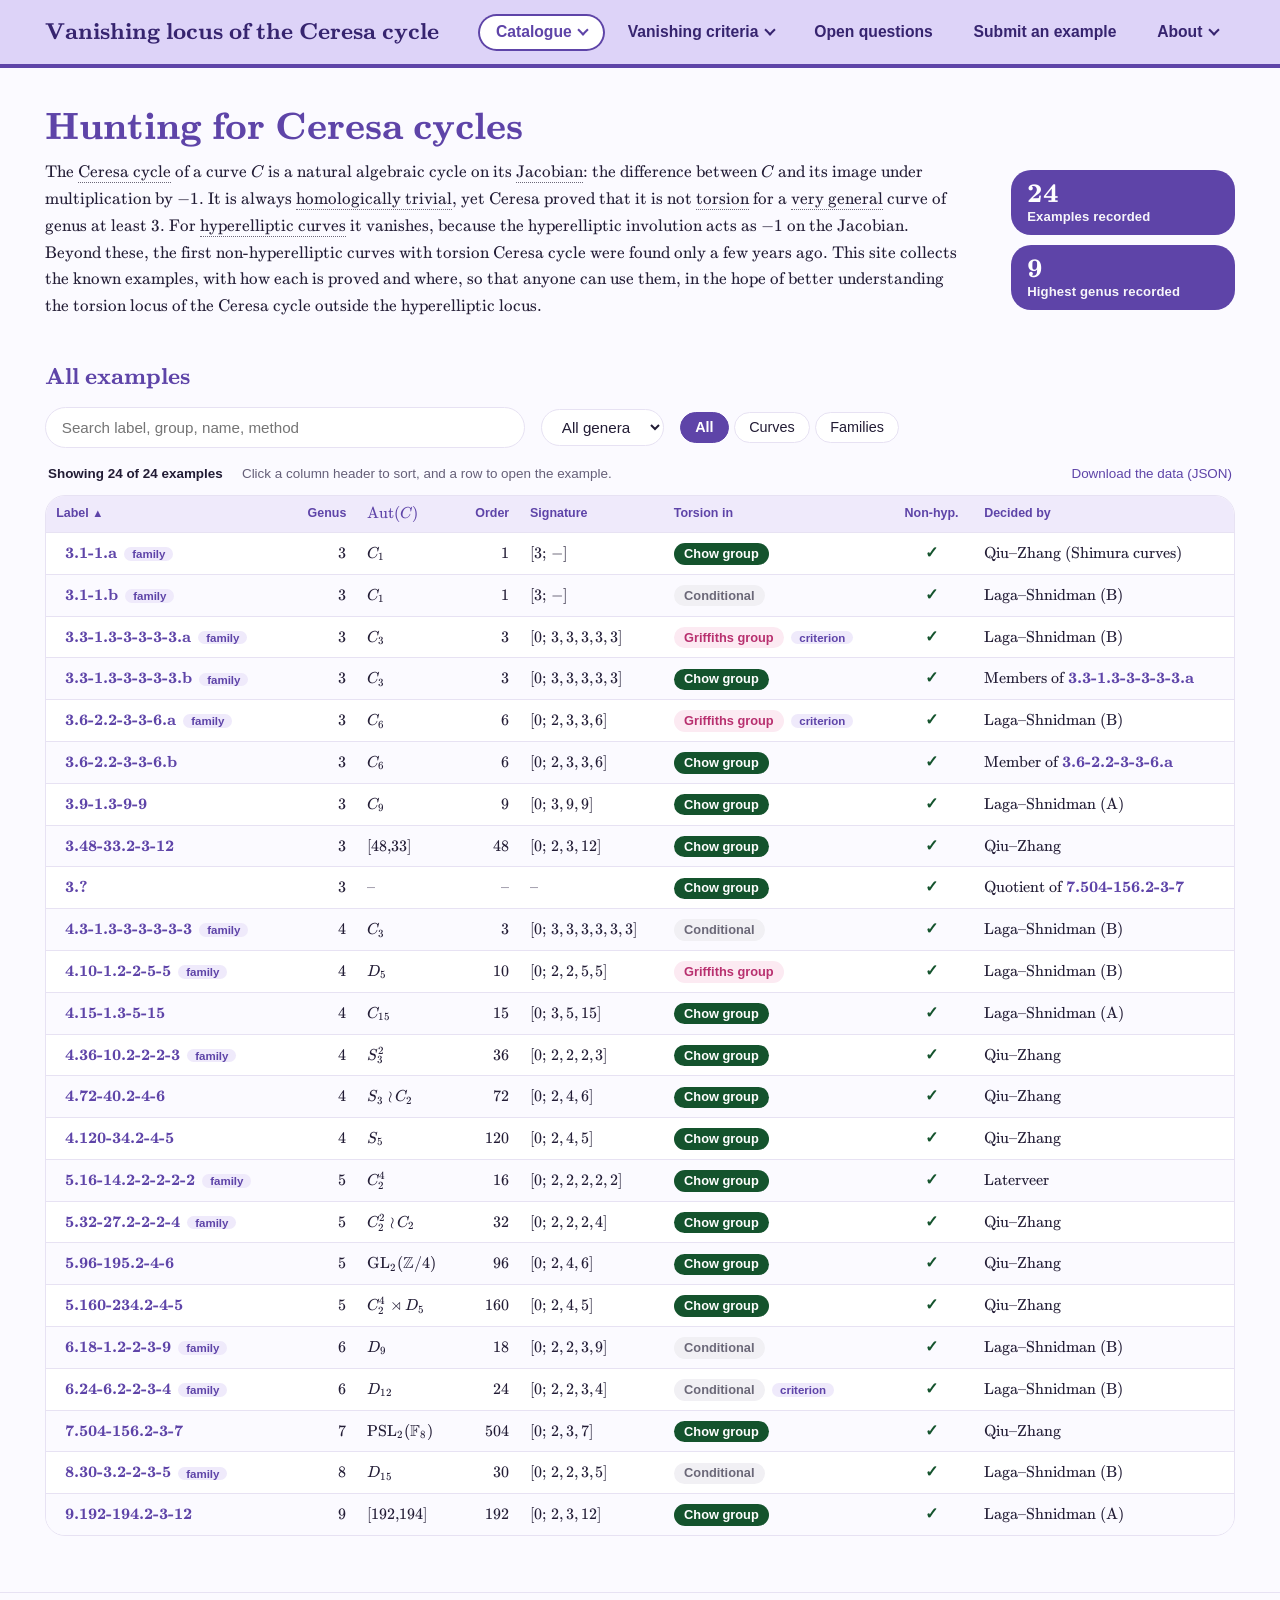
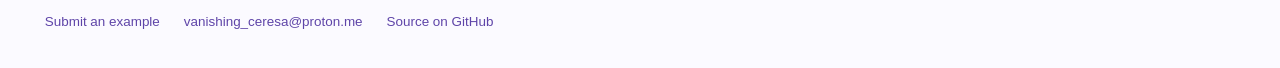
<file: index.html>
<!DOCTYPE html>
<html lang="en">
<head>
<meta charset="utf-8">
<meta name="viewport" content="width=device-width, initial-scale=1">
<title>Vanishing locus of the Ceresa cycle</title>
<link rel="stylesheet" href="assets/katex/katex.min.css">
<link rel="stylesheet" href="assets/style.css">
<script defer src="assets/katex/katex.min.js"></script>
<script defer src="assets/katex/contrib/auto-render.min.js"></script>
<script defer src="data/examples.js"></script>
<script defer src="data/knowls.js"></script>
<script defer src="assets/site.js"></script>
<script defer src="assets/knowls.js"></script>
<script defer src="assets/catalogue.js"></script>
</head>
<body data-section="catalogue" data-defer-math="1">
<header class="site"></header>
<main>
  <h1 class="wide">Hunting for Ceresa cycles</h1>
  <div class="hero">
    <p class="purpose">
      The <a class="knowl" data-knowl="ceresa-cycle">Ceresa cycle</a> of a curve $C$ is a natural algebraic cycle on its <a class="knowl" data-knowl="jacobian">Jacobian</a>: the difference between $C$ and its image under
      multiplication by $-1$. It is always <a class="knowl" data-knowl="homologically-trivial">homologically trivial</a>, yet Ceresa proved that it is not <a class="knowl" data-knowl="torsion">torsion</a> for a <a class="knowl" data-knowl="very-general">very general</a> curve of genus at least $3$.
      For <a class="knowl" data-knowl="hyperelliptic">hyperelliptic curves</a> it vanishes, because the hyperelliptic involution acts as $-1$ on the Jacobian. Beyond these, the first
      non-hyperelliptic curves with torsion Ceresa cycle were found only a few years ago. This site collects the known examples,
      with how each is proved and where, so that anyone can use them, in the hope of better understanding the torsion locus of
      the Ceresa cycle outside the hyperelliptic locus.
    </p>
    <!-- Records are counted from data/examples.js each time the page loads -->
    <div id="records"></div>
  </div>

  <h2>All examples</h2>
  <div id="catalogue"></div>
</main>
<footer></footer>
</body>
</html>
</file>
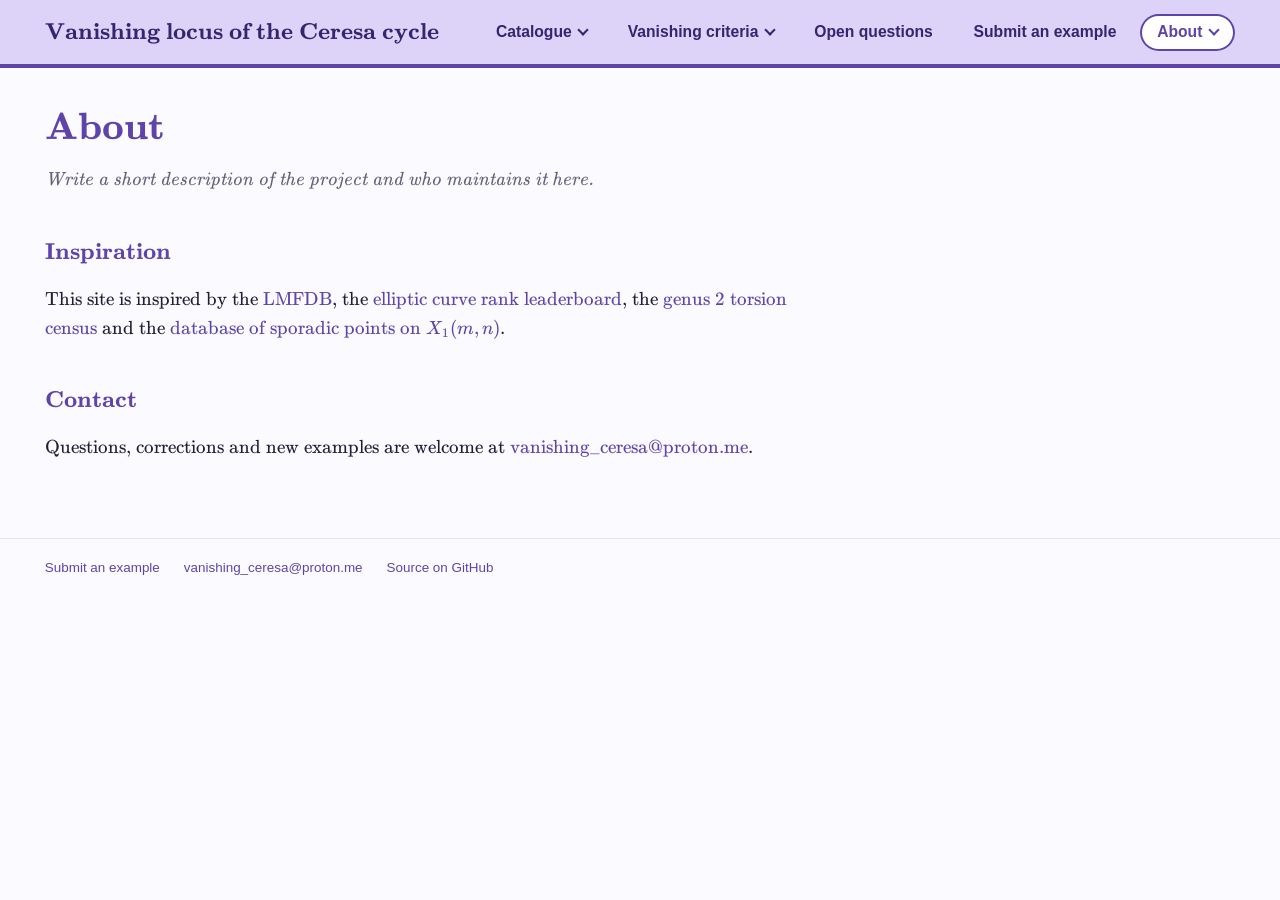
<file: about.html>
<!DOCTYPE html>
<html lang="en">
<head>
<meta charset="utf-8">
<meta name="viewport" content="width=device-width, initial-scale=1">
<title>About | Vanishing locus of the Ceresa cycle</title>
<link rel="stylesheet" href="assets/katex/katex.min.css">
<link rel="stylesheet" href="assets/style.css">
<script defer src="assets/katex/katex.min.js"></script>
<script defer src="assets/katex/contrib/auto-render.min.js"></script>
<script defer src="data/examples.js"></script>
<script defer src="data/knowls.js"></script>
<script defer src="assets/site.js"></script>
<script defer src="assets/knowls.js"></script>
</head>
<body data-section="about">
<header class="site"></header>
<main>
  <h1>About</h1>
  <p class="todo">Write a short description of the project and who maintains it here.</p>

  <h2 id="inspiration">Inspiration</h2>
  <p>This site is inspired by the <a href="https://www.lmfdb.org/">LMFDB</a>, the <a href="https://elliptic-rank.icarm.cloud/">elliptic curve rank leaderboard</a>, the <a href="https://genus-2-torsion.github.io/">genus 2 torsion census</a> and the <a href="https://x1mn-sporadic.github.io/index.html">database of sporadic points on $X_1(m,n)$</a>.</p>

  <h2 id="contact">Contact</h2>
  <p>Questions, corrections and new examples are welcome at
    <a href="mailto:vanishing_ceresa@proton.me">vanishing_ceresa@proton.me</a>.</p>
</main>
<footer></footer>
</body>
</html>
</file>
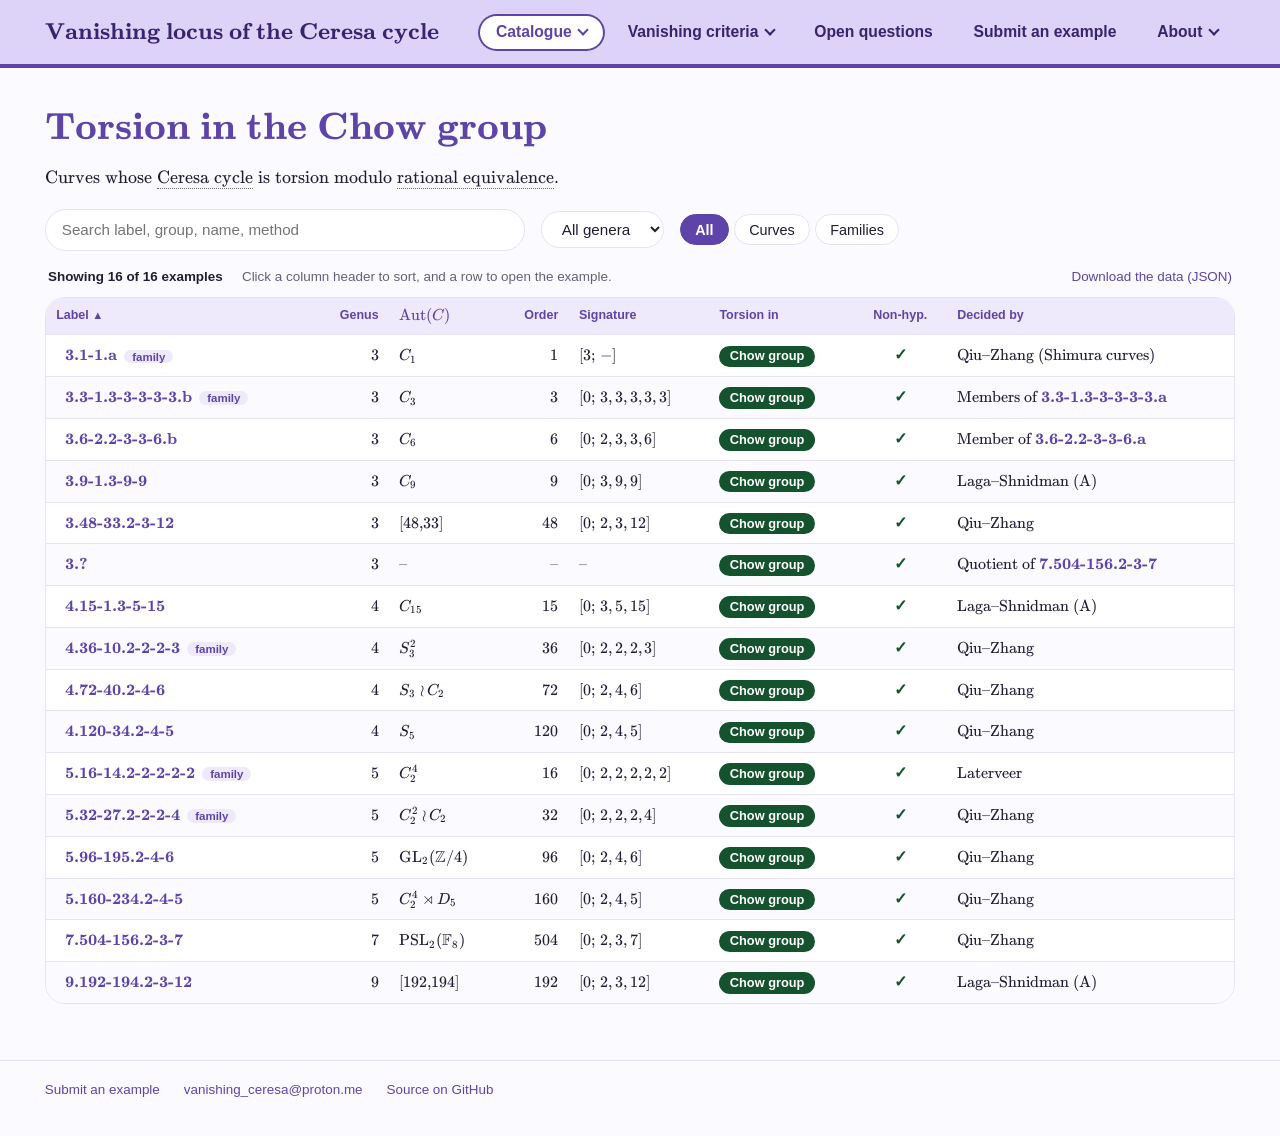
<file: chow.html>
<!DOCTYPE html>
<html lang="en">
<head>
<meta charset="utf-8">
<meta name="viewport" content="width=device-width, initial-scale=1">
<title>Torsion in the Chow group | Vanishing locus of the Ceresa cycle</title>
<link rel="stylesheet" href="assets/katex/katex.min.css">
<link rel="stylesheet" href="assets/style.css">
<script defer src="assets/katex/katex.min.js"></script>
<script defer src="assets/katex/contrib/auto-render.min.js"></script>
<script defer src="data/examples.js"></script>
<script defer src="data/knowls.js"></script>
<script defer src="assets/site.js"></script>
<script defer src="assets/knowls.js"></script>
<script defer src="assets/catalogue.js"></script>
</head>
<body data-section="catalogue" data-status="chow" data-defer-math="1">
<header class="site"></header>
<main>
  <h1 class="wide">Torsion in the Chow group</h1>
  <p class="lede">Curves whose <a class="knowl" data-knowl="ceresa-cycle">Ceresa cycle</a> is torsion modulo <a class="knowl" data-knowl="rational-equivalence">rational equivalence</a>.</p>
  <div id="catalogue"></div>
</main>
<footer></footer>
</body>
</html>
</file>
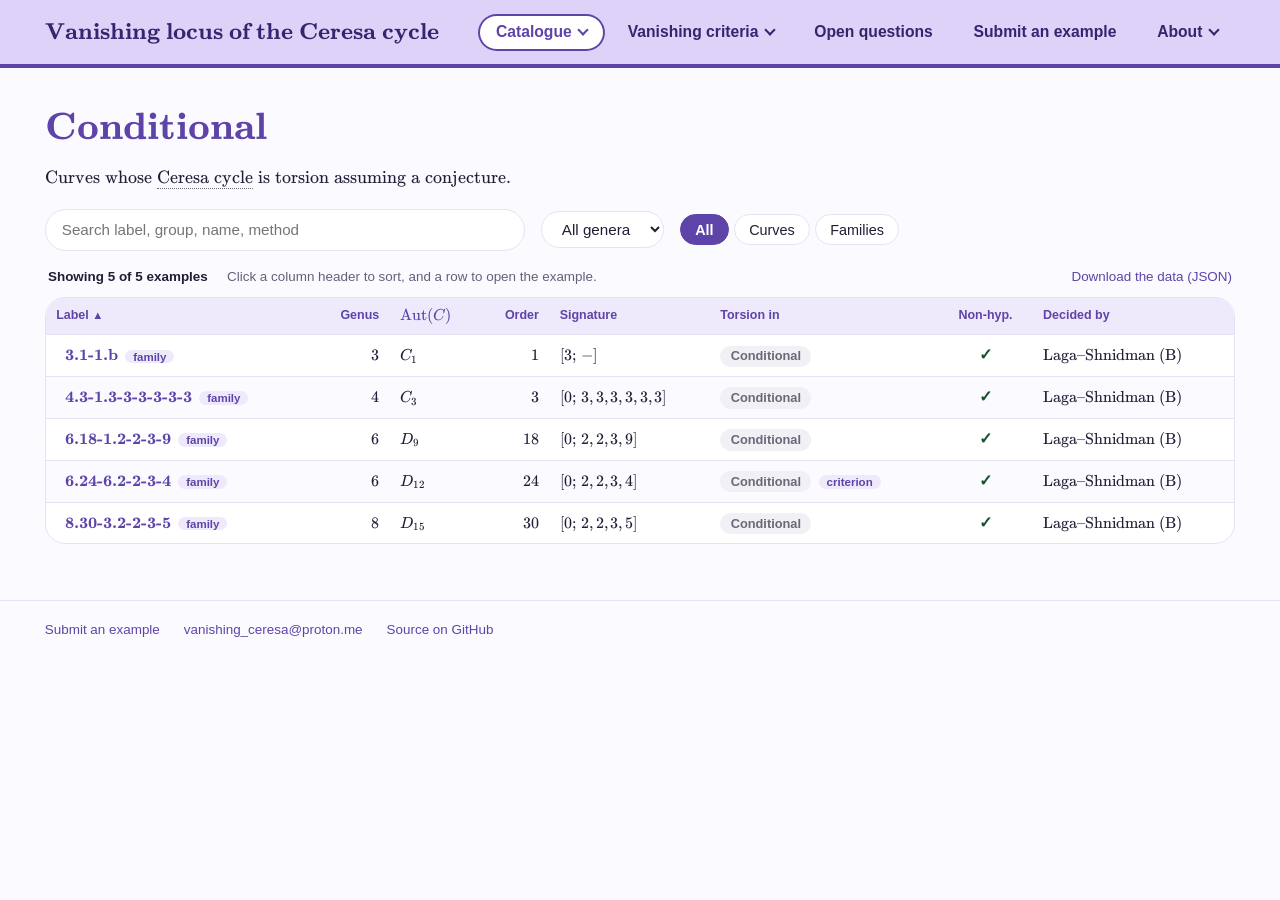
<file: conditional.html>
<!DOCTYPE html>
<html lang="en">
<head>
<meta charset="utf-8">
<meta name="viewport" content="width=device-width, initial-scale=1">
<title>Conditional | Vanishing locus of the Ceresa cycle</title>
<link rel="stylesheet" href="assets/katex/katex.min.css">
<link rel="stylesheet" href="assets/style.css">
<script defer src="assets/katex/katex.min.js"></script>
<script defer src="assets/katex/contrib/auto-render.min.js"></script>
<script defer src="data/examples.js"></script>
<script defer src="data/knowls.js"></script>
<script defer src="assets/site.js"></script>
<script defer src="assets/knowls.js"></script>
<script defer src="assets/catalogue.js"></script>
</head>
<body data-section="catalogue" data-status="conditional" data-defer-math="1">
<header class="site"></header>
<main>
  <h1 class="wide">Conditional</h1>
  <p class="lede">Curves whose <a class="knowl" data-knowl="ceresa-cycle">Ceresa cycle</a> is torsion assuming a conjecture.</p>
  <div id="catalogue"></div>
</main>
<footer></footer>
</body>
</html>
</file>
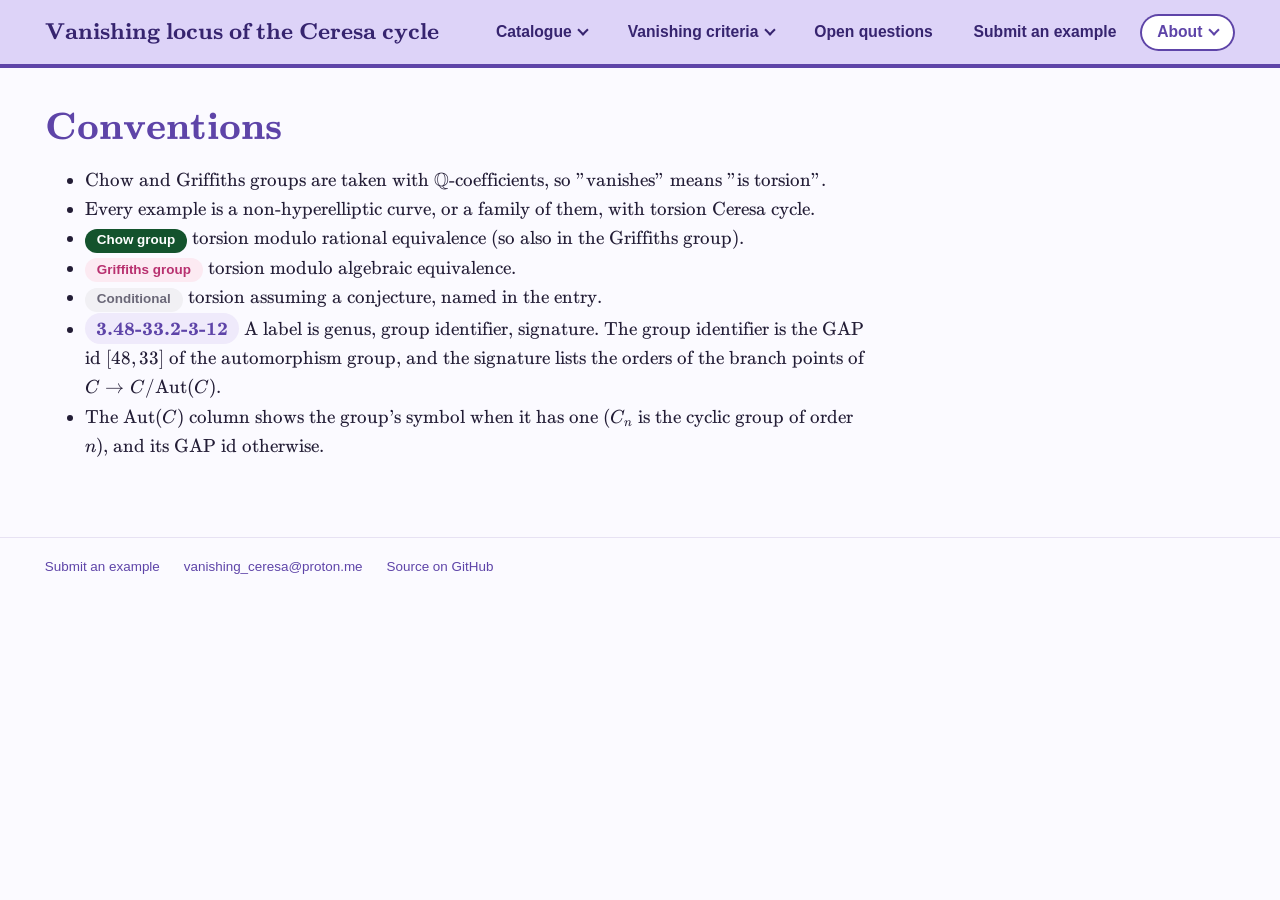
<file: conventions.html>
<!DOCTYPE html>
<html lang="en">
<head>
<meta charset="utf-8">
<meta name="viewport" content="width=device-width, initial-scale=1">
<title>Conventions | Vanishing locus of the Ceresa cycle</title>
<link rel="stylesheet" href="assets/katex/katex.min.css">
<link rel="stylesheet" href="assets/style.css">
<script defer src="assets/katex/katex.min.js"></script>
<script defer src="assets/katex/contrib/auto-render.min.js"></script>
<script defer src="data/examples.js"></script>
<script defer src="data/knowls.js"></script>
<script defer src="assets/site.js"></script>
<script defer src="assets/knowls.js"></script>
</head>
<body data-section="about">
<header class="site"></header>
<main>
  <h1>Conventions</h1>
  <ul>
    <li>Chow and Griffiths groups are taken with $\mathbb{Q}$-coefficients, so "vanishes" means "is torsion".</li>
    <li>Every example is a non-hyperelliptic curve, or a family of them, with torsion Ceresa cycle.</li>
    <li><span class="pill chow">Chow group</span> torsion modulo rational equivalence (so also in the Griffiths group).</li>
    <li><span class="pill griffiths">Griffiths group</span> torsion modulo algebraic equivalence.</li>
    <li><span class="pill conditional">Conditional</span> torsion assuming a conjecture, named in the entry.</li>
    <li><span class="label">3.48-33.2-3-12</span> A label is genus, group identifier, signature. The group identifier is the GAP id
      $[48,33]$ of the automorphism group, and the signature lists the orders of the branch points of $C \to C/\mathrm{Aut}(C)$.</li>
    <li>The $\mathrm{Aut}(C)$ column shows the group's symbol when it has one ($C_n$ is the cyclic group of order $n$), and its GAP id otherwise.</li>
  </ul>
</main>
<footer></footer>
</body>
</html>
</file>
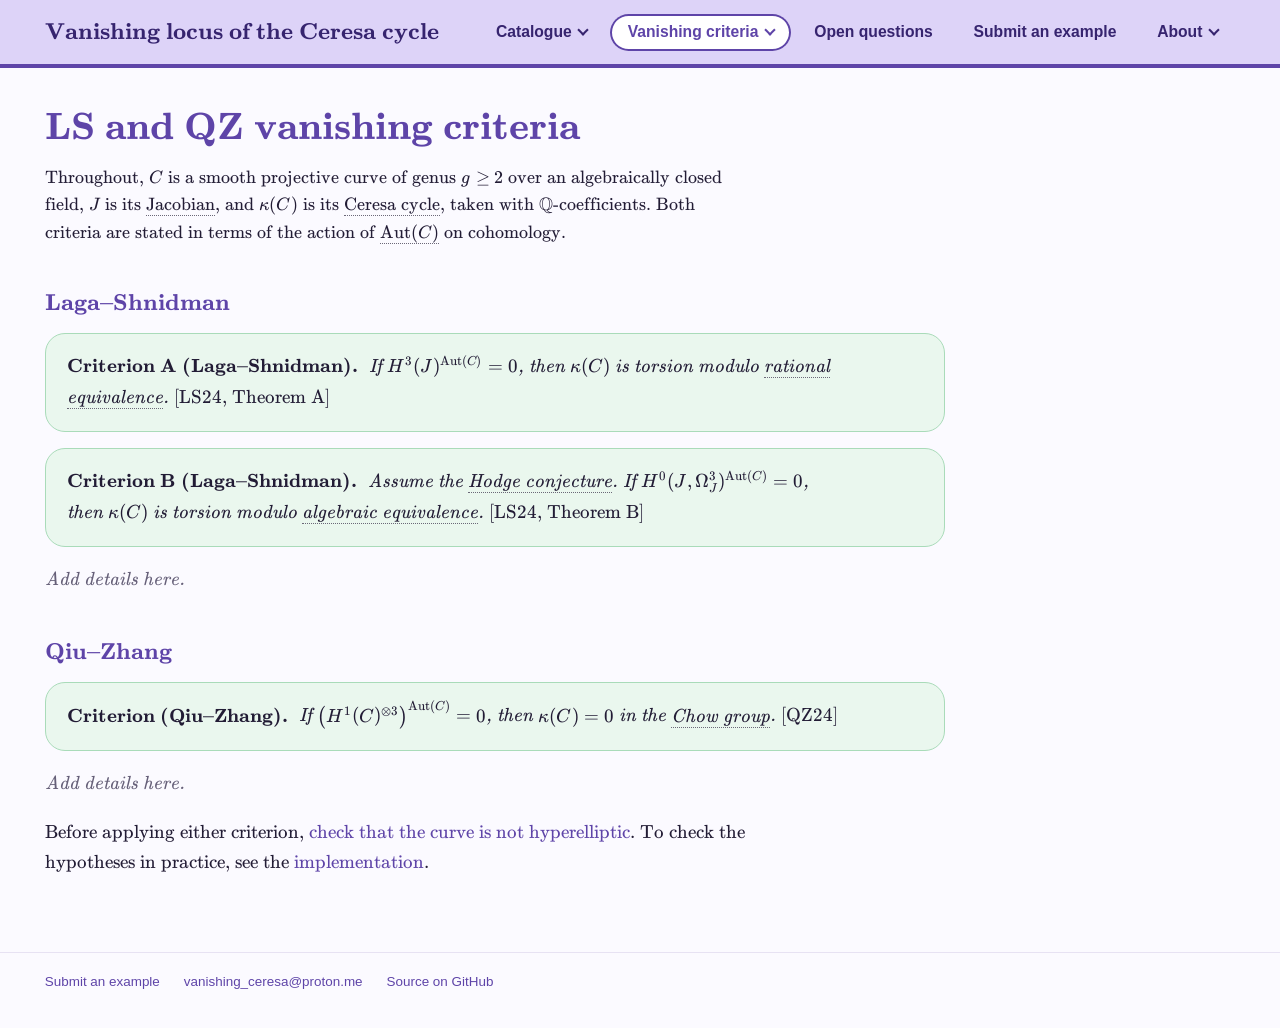
<file: criteria.html>
<!DOCTYPE html>
<html lang="en">
<head>
<meta charset="utf-8">
<meta name="viewport" content="width=device-width, initial-scale=1">
<title>LS and QZ vanishing criteria | Vanishing locus of the Ceresa cycle</title>
<link rel="stylesheet" href="assets/katex/katex.min.css">
<link rel="stylesheet" href="assets/style.css">
<script defer src="assets/katex/katex.min.js"></script>
<script defer src="assets/katex/contrib/auto-render.min.js"></script>
<script defer src="data/examples.js"></script>
<script defer src="data/knowls.js"></script>
<script defer src="assets/site.js"></script>
<script defer src="assets/knowls.js"></script>
</head>
<body data-section="criteria">
<header class="site"></header>
<main>
  <h1 class="wide">LS and QZ vanishing criteria</h1>
  <p class="lede">Throughout, $C$ is a smooth projective curve of genus $g \ge 2$ over an algebraically closed field, $J$ is its <a class="knowl" data-knowl="jacobian">Jacobian</a>,
    and $\kappa(C)$ is its <a class="knowl" data-knowl="ceresa-cycle">Ceresa cycle</a>, taken with $\mathbb{Q}$-coefficients. Both criteria are stated in terms of the action of
    <a class="knowl" data-knowl="automorphism-group">$\mathrm{Aut}(C)$</a> on cohomology.</p>

  <h2 id="laga-shnidman">Laga–Shnidman</h2>
  <div class="thm"><p><span class="thm-head">Criterion A (Laga–Shnidman).</span> <em>If $H^3(J)^{\mathrm{Aut}(C)} = 0$, then $\kappa(C)$ is torsion modulo <a class="knowl" data-knowl="rational-equivalence">rational equivalence</a>.</em> [LS24, Theorem A]</p></div>
  <div class="thm"><p><span class="thm-head">Criterion B (Laga–Shnidman).</span> <em>Assume the <a class="knowl" data-knowl="hodge-conjecture">Hodge conjecture</a>. If $H^0(J, \Omega^3_J)^{\mathrm{Aut}(C)} = 0$, then $\kappa(C)$ is torsion modulo <a class="knowl" data-knowl="algebraic-equivalence">algebraic equivalence</a>.</em> [LS24, Theorem B]</p></div>
  <p class="todo">Add details here.</p>

  <h2 id="qiu-zhang">Qiu–Zhang</h2>
  <div class="thm"><p><span class="thm-head">Criterion (Qiu–Zhang).</span> <em>If $\bigl(H^1(C)^{\otimes 3}\bigr)^{\mathrm{Aut}(C)} = 0$, then $\kappa(C) = 0$ in the <a class="knowl" data-knowl="chow-group">Chow group</a>.</em> [QZ24]</p></div>
  <p class="todo">Add details here.</p>

  <p>Before applying either criterion, <a href="non-hyperelliptic.html">check that the curve is not hyperelliptic</a>. To check the hypotheses in practice, see the <a href="implementation.html">implementation</a>.</p>
</main>
<footer></footer>
</body>
</html>
</file>
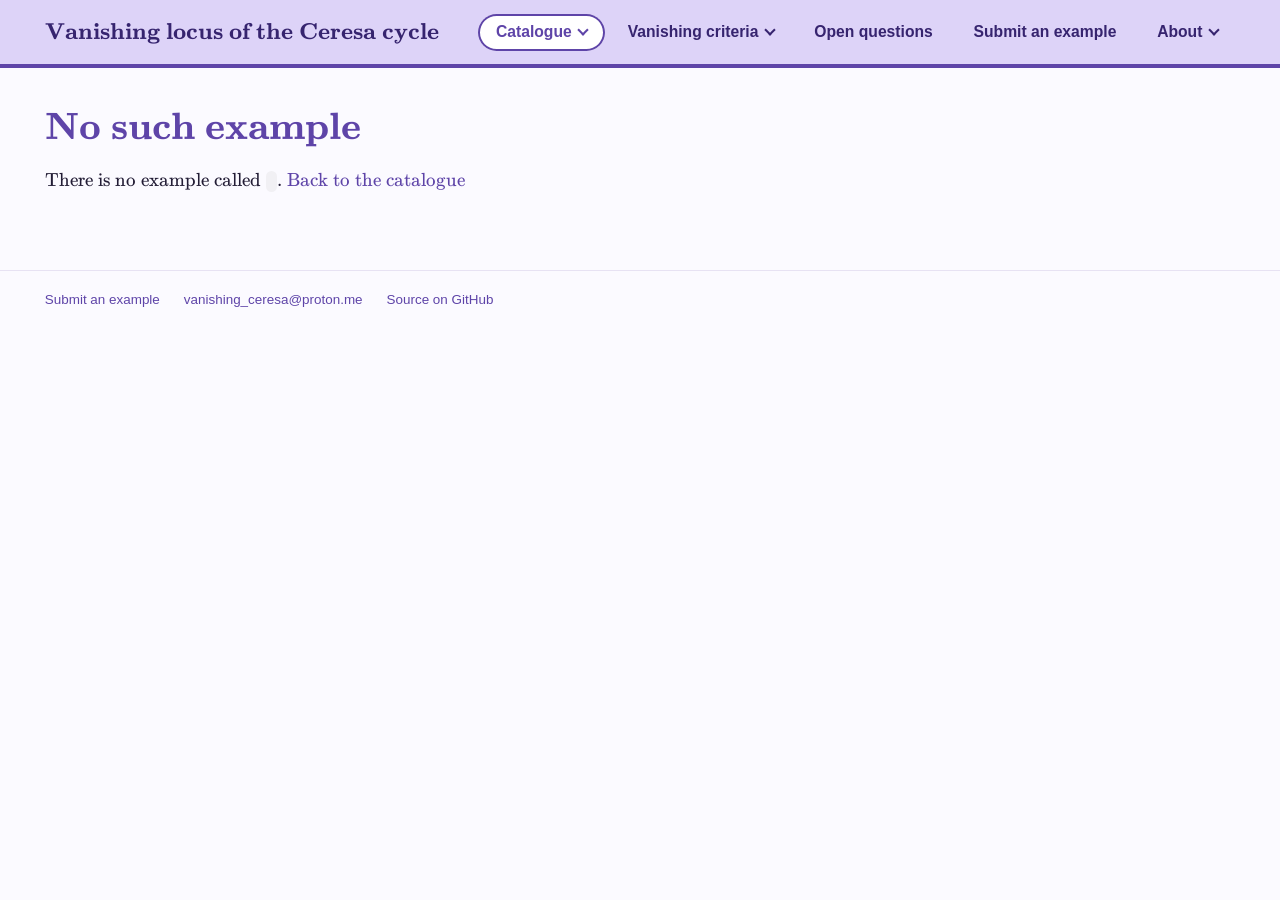
<file: example.html>
<!DOCTYPE html>
<html lang="en">
<head>
<meta charset="utf-8">
<meta name="viewport" content="width=device-width, initial-scale=1">
<title>Example | Vanishing locus of the Ceresa cycle</title>
<link rel="stylesheet" href="assets/katex/katex.min.css">
<link rel="stylesheet" href="assets/style.css">
<script defer src="assets/katex/katex.min.js"></script>
<script defer src="assets/katex/contrib/auto-render.min.js"></script>
<script defer src="data/examples.js"></script>
<script defer src="data/knowls.js"></script>
<script defer src="assets/site.js"></script>
<script defer src="assets/knowls.js"></script>
</head>
<body data-section="catalogue" data-defer-math="1">
<header class="site"></header>
<main>
  <div id="example"><p class="muted">Loading…</p></div>
</main>
<footer></footer>
<script>
document.addEventListener("DOMContentLoaded", async () => {
  const main = document.getElementById("example");
  const id = new URLSearchParams(location.search).get("id");
  let data;
  try { data = await loadExamples(); }
  catch (e) { main.innerHTML = `<p class="notice">${escapeHTML(e.message)}</p>`; return; }
  const r = data.examples.find(x => x.id === id || labelOf(x) === id);
  if (!r) { main.innerHTML = `<h1>No such example</h1><p>There is no example called <code>${escapeHTML(id)}</code>. <a href="index.html">Back to the catalogue</a></p>`; return; }

  const strip = s => String(s ?? "").replace(/\{\{[\w-]+\|?([^}]*)\}\}/g, "$1");
  document.title = `${labelOf(r)} | ${SITE.title}`;
  const refs = (r.references || []).map(k => {
    const ref = data.references[k] || { text: k };
    const t = escapeHTML(ref.text);
    return `<li><span class="muted">[${escapeHTML(k)}]</span> ${ref.url ? `<a href="${escapeAttr(ref.url)}">${t}</a>` : t}</li>`;
  }).join("");
  const row = (k, v) => v ? `<tr><th>${k}:</th><td>${v}</td></tr>` : "";
  const sig = r.signature || [];
  const label = labelOf(r);

  main.innerHTML = `
    <a class="back" href="index.html">← Catalogue</a>
    <h1 class="wide">${escapeHTML(label)}${r.type === "family" ? ' <span class="tag">family</span>' : ""}</h1>
    ${r.seed ? '<p class="notice">Not yet checked against the references by a maintainer.</p>' : ""}

    <h2>Curve information</h2>
    <table class="info">
      ${row("Name", linkKnowls(r.name))}
      ${row(r.type === "family" ? "Equation of the family" : "Equation", r.equation ? `$${r.equation}$` : linkKnowls(r.description))}
      ${row("Genus", escapeHTML(r.genus))}
      ${row("Field of definition", linkKnowls(r.field))}
      ${row("$\\mathrm{Aut}(C)$", r.group || r.gap ? groupHTML(r) : '<span class="muted">not recorded</span>')}
      ${row("Group identifier", r.gap ? `$[${r.gap[0]},${r.gap[1]}]$` : "")}
      ${row("Signature", r.gap ? (sig.length ? `$[\\,0;\\ ${sig.join(",\\,")}\\,]$` : `$[\\,${escapeHTML(r.genus)};\\ -\\,]$`) : "")}
    </table>

    <h2>Ceresa cycle</h2>
    <table class="info">
      ${row("Torsion in", statusHTML(r.status) + (r.conjecture ? ` assuming the ${escapeHTML(r.conjecture)}` : ""))}
      ${row("Decided by", decidedHTML(r, data.examples))}
      ${r.locus ? row(`<span id="locus">Criterion in the ${escapeHTML(r.locus.group)}</span>`, `${linkKnowls(r.locus.statement)} ${escapeHTML(r.locus.source || "")}`) : ""}
      ${row("Proof", r.proof ? linkKnowls(r.proof) : "")}
      ${row("Methods", (r.methods || []).map(linkKnowls).join("; "))}
      ${row("Proved by", r.credit ? escapeHTML(r.credit) + (r.year ? ` (${escapeHTML(r.year)})` : "") : "")}
    </table>

    <h2>Other data</h2>
    <table class="info">
      ${row("Hyperelliptic", r.nonhyp?.proved ? `no. ${linkKnowls(r.nonhyp.how || "")}` : '<span class="muted">not yet decided</span>')}
      ${row("Computation", r.computation ? linkKnowls(r.computation) : "")}
      ${row("Checked on this site", r.verified ? linkKnowls(r.verified) : "")}
      ${row("Notes", r.notes ? linkKnowls(r.notes) : "")}
      ${row("LMFDB", lmfdbURL(r) ? `<a href="${lmfdbURL(r)}">family ${escapeHTML(lmfdbURL(r).split("/").pop())}</a>` : "")}
    </table>

    <h2>References</h2>
    <ul class="refs">${refs || '<li class="muted">None listed.</li>'}</ul>
    <p class="small"><a href="${issueURL("correction.yml", "Correction: " + label)}">Suggest a correction to this page</a></p>`;
  typeset(main);
});
</script>
</body>
</html>
</file>
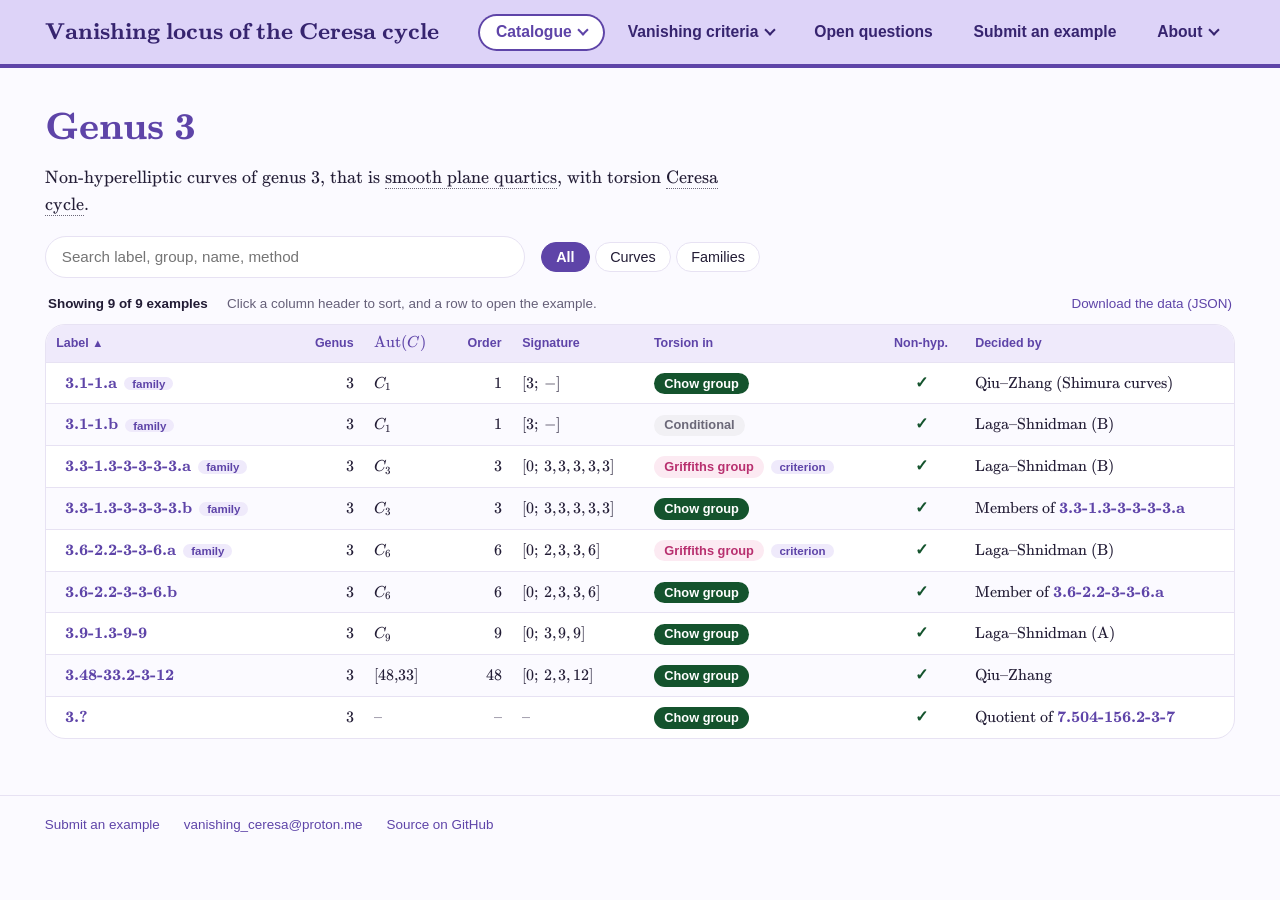
<file: genus3.html>
<!DOCTYPE html>
<html lang="en">
<head>
<meta charset="utf-8">
<meta name="viewport" content="width=device-width, initial-scale=1">
<title>Genus 3 | Vanishing locus of the Ceresa cycle</title>
<link rel="stylesheet" href="assets/katex/katex.min.css">
<link rel="stylesheet" href="assets/style.css">
<script defer src="assets/katex/katex.min.js"></script>
<script defer src="assets/katex/contrib/auto-render.min.js"></script>
<script defer src="data/examples.js"></script>
<script defer src="data/knowls.js"></script>
<script defer src="assets/site.js"></script>
<script defer src="assets/knowls.js"></script>
<script defer src="assets/catalogue.js"></script>
</head>
<body data-section="catalogue" data-genus="3" data-defer-math="1">
<header class="site"></header>
<main>
  <h1 class="wide">Genus 3</h1>
  <p class="lede">Non-hyperelliptic curves of genus 3, that is <a class="knowl" data-knowl="plane-quartic">smooth plane quartics</a>, with torsion <a class="knowl" data-knowl="ceresa-cycle">Ceresa cycle</a>.</p>
  <div id="catalogue"></div>
</main>
<footer></footer>
</body>
</html>
</file>
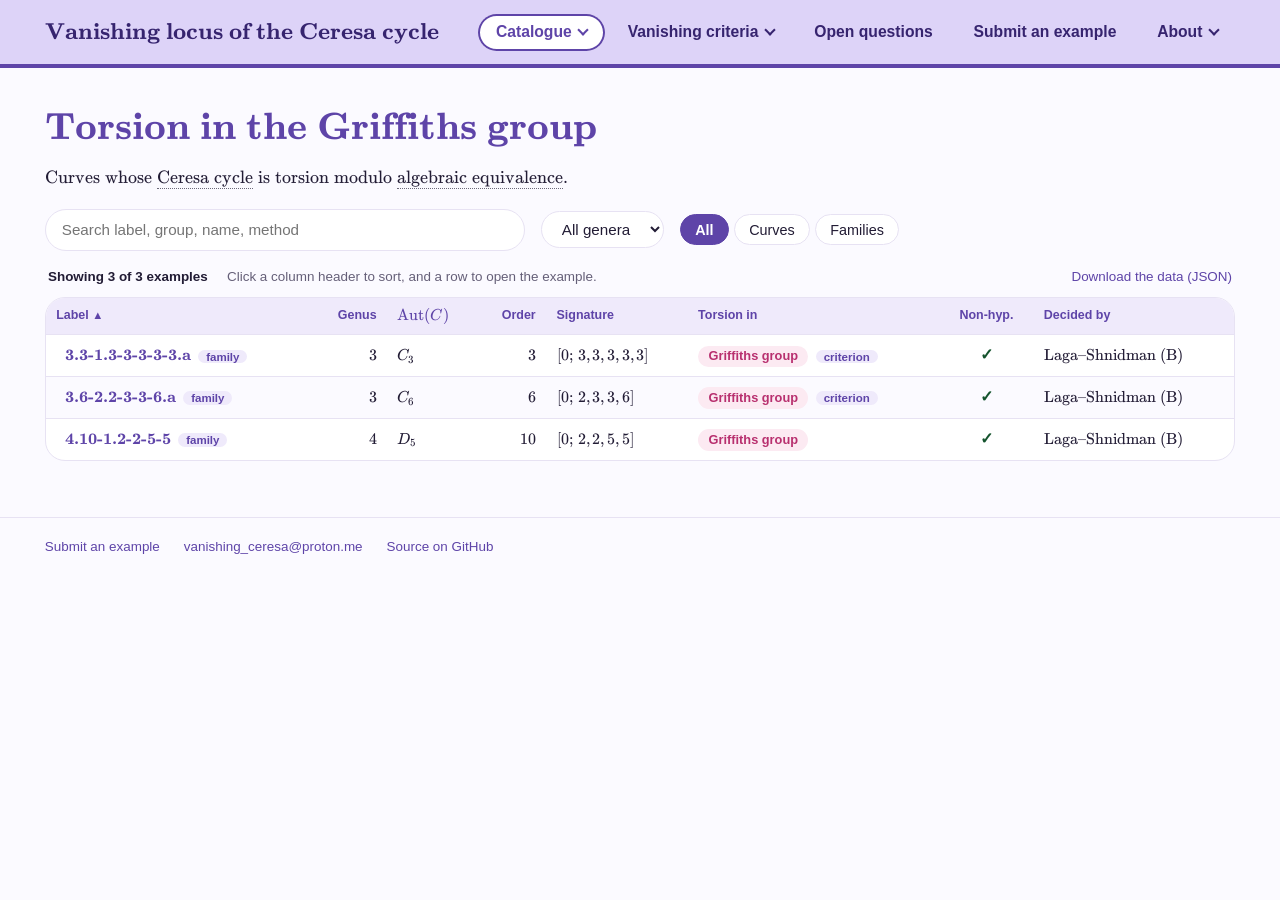
<file: griffiths.html>
<!DOCTYPE html>
<html lang="en">
<head>
<meta charset="utf-8">
<meta name="viewport" content="width=device-width, initial-scale=1">
<title>Torsion in the Griffiths group | Vanishing locus of the Ceresa cycle</title>
<link rel="stylesheet" href="assets/katex/katex.min.css">
<link rel="stylesheet" href="assets/style.css">
<script defer src="assets/katex/katex.min.js"></script>
<script defer src="assets/katex/contrib/auto-render.min.js"></script>
<script defer src="data/examples.js"></script>
<script defer src="data/knowls.js"></script>
<script defer src="assets/site.js"></script>
<script defer src="assets/knowls.js"></script>
<script defer src="assets/catalogue.js"></script>
</head>
<body data-section="catalogue" data-status="griffiths" data-defer-math="1">
<header class="site"></header>
<main>
  <h1 class="wide">Torsion in the Griffiths group</h1>
  <p class="lede">Curves whose <a class="knowl" data-knowl="ceresa-cycle">Ceresa cycle</a> is torsion modulo <a class="knowl" data-knowl="algebraic-equivalence">algebraic equivalence</a>.</p>
  <div id="catalogue"></div>
</main>
<footer></footer>
</body>
</html>
</file>
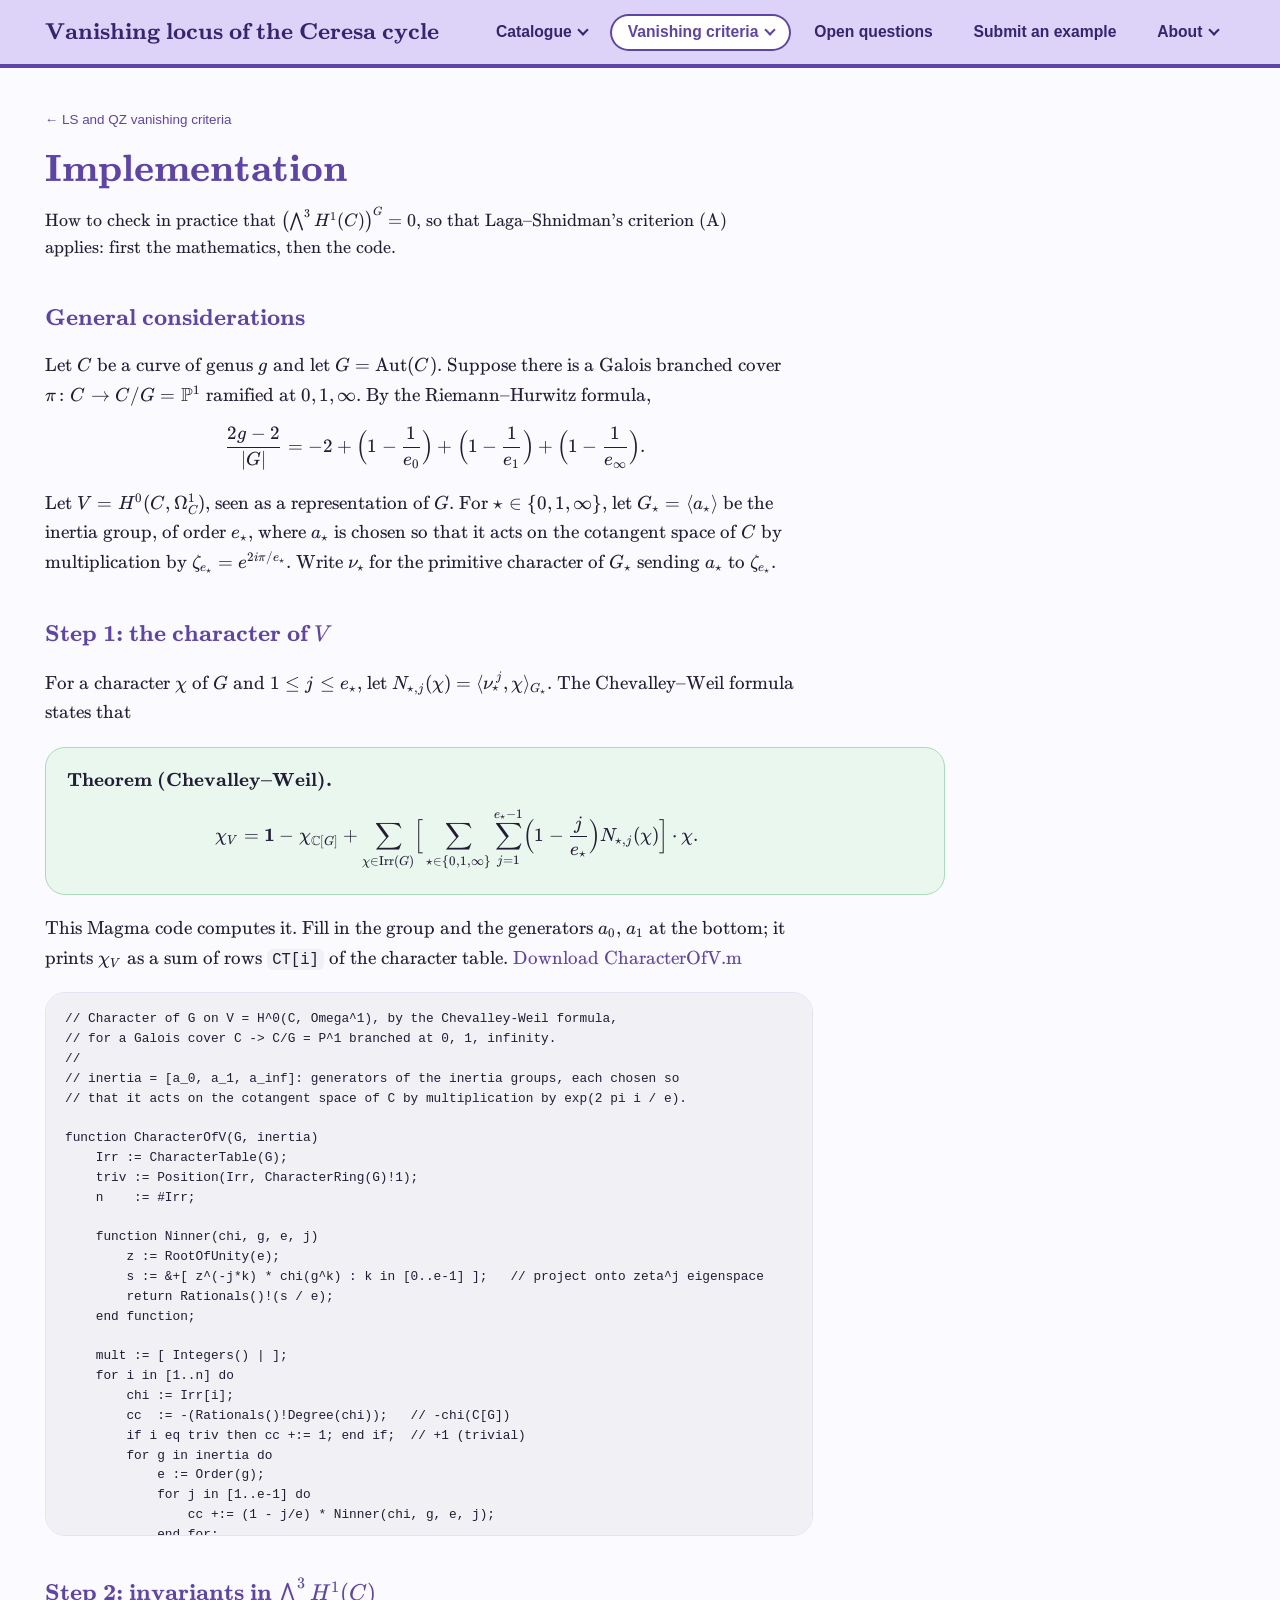
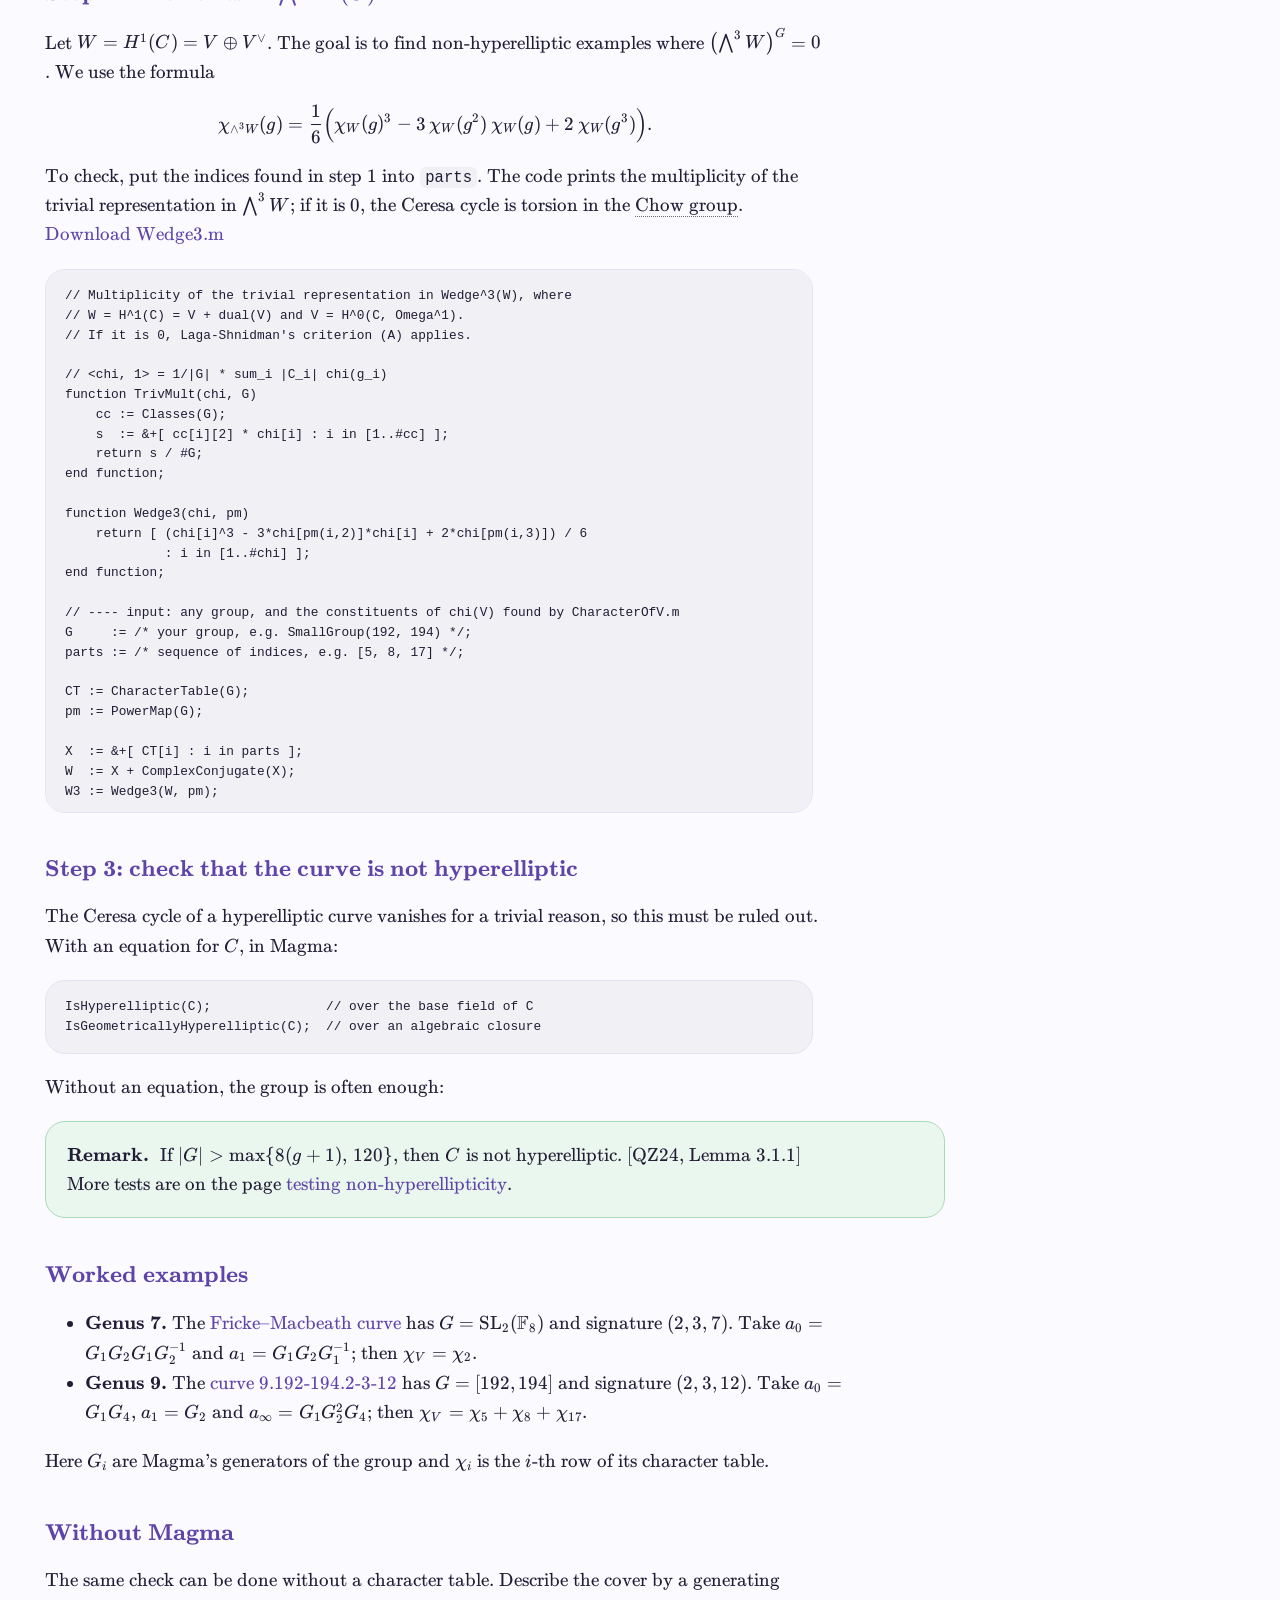
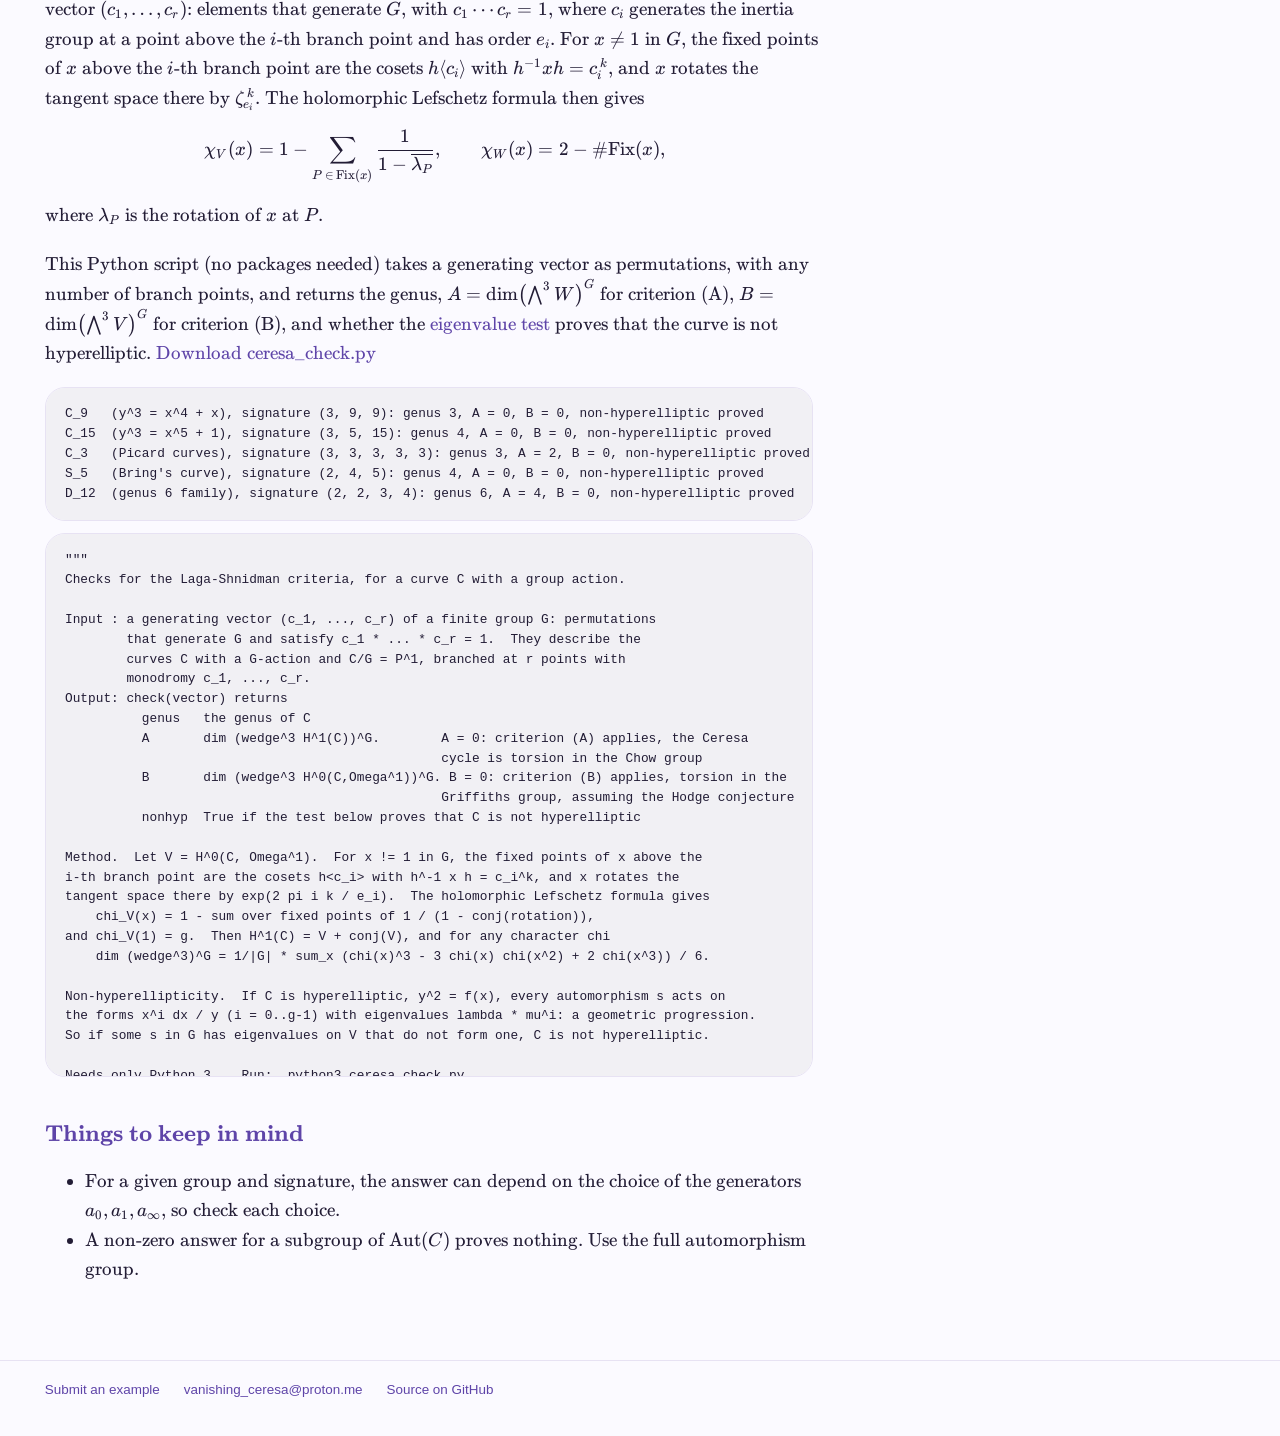
<file: implementation.html>
<!DOCTYPE html>
<html lang="en">
<head>
<meta charset="utf-8">
<meta name="viewport" content="width=device-width, initial-scale=1">
<title>Implementation | Vanishing locus of the Ceresa cycle</title>
<link rel="stylesheet" href="assets/katex/katex.min.css">
<link rel="stylesheet" href="assets/style.css">
<script defer src="assets/katex/katex.min.js"></script>
<script defer src="assets/katex/contrib/auto-render.min.js"></script>
<script defer src="data/examples.js"></script>
<script defer src="data/knowls.js"></script>
<script defer src="assets/site.js"></script>
<script defer src="assets/knowls.js"></script>
</head>
<body data-section="criteria">
<header class="site"></header>
<main>
  <a class="back" href="criteria.html">← LS and QZ vanishing criteria</a>
  <h1 class="wide">Implementation</h1>
  <p class="lede">How to check in practice that $\bigl(\bigwedge^3 H^1(C)\bigr)^G = 0$, so that Laga–Shnidman's criterion (A) applies:
    first the mathematics, then the code.</p>

  <h2 id="setting">General considerations</h2>
  <p>Let $C$ be a curve of genus $g$ and let $G = \mathrm{Aut}(C)$. Suppose there is a Galois branched cover
    $\pi\colon C \to C/G = \mathbb{P}^1$ ramified at $0, 1, \infty$. By the Riemann–Hurwitz formula,
    $$\frac{2g-2}{|G|} = -2 + \Bigl(1 - \frac{1}{e_0}\Bigr) + \Bigl(1 - \frac{1}{e_1}\Bigr) + \Bigl(1 - \frac{1}{e_\infty}\Bigr).$$</p>
  <p>Let $V = H^0(C, \Omega^1_C)$, seen as a representation of $G$. For $\star \in \{0, 1, \infty\}$, let
    $G_\star = \langle a_\star \rangle$ be the inertia group, of order $e_\star$, where $a_\star$ is chosen so that it acts on the
    cotangent space of $C$ by multiplication by $\zeta_{e_\star} = e^{2 i \pi / e_\star}$. Write $\nu_\star$ for the primitive
    character of $G_\star$ sending $a_\star$ to $\zeta_{e_\star}$.</p>

  <h2 id="chevalley-weil">Step 1: the character of $V$</h2>
  <p>For a character $\chi$ of $G$ and $1 \le j \le e_\star$, let $N_{\star, j}(\chi) = \langle \nu_\star^{\,j}, \chi \rangle_{G_\star}$.
    The Chevalley–Weil formula states that</p>
  <div class="thm"><p><span class="thm-head">Theorem (Chevalley–Weil).</span> $$\chi_V = \mathbf{1} - \chi_{\mathbb{C}[G]} + \sum_{\chi \in \mathrm{Irr}(G)} \Bigl[\, \sum_{\star \in \{0,1,\infty\}} \sum_{j=1}^{e_\star - 1}
    \Bigl(1 - \frac{j}{e_\star}\Bigr) N_{\star, j}(\chi) \Bigr] \cdot \chi .$$</p></div>
  <p>This Magma code computes it. Fill in the group and the generators $a_0$, $a_1$ at the bottom; it prints $\chi_V$ as a sum of rows
    <code>CT[i]</code> of the character table. <a href="code/CharacterOfV.m" download>Download CharacterOfV.m</a></p>
<pre class="listing">// Character of G on V = H^0(C, Omega^1), by the Chevalley-Weil formula,
// for a Galois cover C -&gt; C/G = P^1 branched at 0, 1, infinity.
//
// inertia = [a_0, a_1, a_inf]: generators of the inertia groups, each chosen so
// that it acts on the cotangent space of C by multiplication by exp(2 pi i / e).

function CharacterOfV(G, inertia)
    Irr := CharacterTable(G);
    triv := Position(Irr, CharacterRing(G)!1);
    n    := #Irr;

    function Ninner(chi, g, e, j)
        z := RootOfUnity(e);
        s := &amp;+[ z^(-j*k) * chi(g^k) : k in [0..e-1] ];   // project onto zeta^j eigenspace
        return Rationals()!(s / e);
    end function;

    mult := [ Integers() | ];
    for i in [1..n] do
        chi := Irr[i];
        cc  := -(Rationals()!Degree(chi));   // -chi(C[G])
        if i eq triv then cc +:= 1; end if;  // +1 (trivial)
        for g in inertia do
            e := Order(g);
            for j in [1..e-1] do
                cc +:= (1 - j/e) * Ninner(chi, g, e, j);
            end for;
        end for;
        error if Denominator(cc) ne 1, &quot;not valid cover data&quot;;
        Append(~mult, Integers()!cc);
    end for;
    return &amp;+[ mult[i] * Irr[i] : i in [1..n] ], mult;
end function;

procedure DisplayV(m)
    s := &quot;&quot;;
    for i in [1..#m] do
        c := m[i];
        if c eq 0 then continue; end if;
        t := (Abs(c) eq 1) select Sprintf(&quot;CT[%o]&quot;, i)
                 else Sprintf(&quot;%o*CT[%o]&quot;, Abs(c), i);
        if s eq &quot;&quot; then
            s := (c lt 0) select &quot;-&quot; cat t else t;
        else
            s := s cat ((c lt 0) select &quot; - &quot; else &quot; + &quot;) cat t;
        end if;
    end for;
    printf &quot;chi(V) = %o\n&quot;, (s eq &quot;&quot;) select &quot;0&quot; else s;
end procedure;

G     := /* your group, e.g. SmallGroup(192, 194) */;
a_0   := /* generator of G_0, e.g. G.1*G.4 */;
a_1   := /* generator of G_1 */;
a_inf := (a_0*a_1)^-1;
CT    := CharacterTable(G);
Order(a_0), Order(a_1), Order(a_inf);   // (e_0, e_1, e_inf)
sub&lt;G | a_0, a_1, a_inf&gt; eq G;          // generation
chiV, m := CharacterOfV(G, [a_0, a_1, a_inf]);
DisplayV(m);                            // chi(V) as a sum of CT[i]
</pre>

  <h2 id="wedge">Step 2: invariants in $\bigwedge^3 H^1(C)$</h2>
  <p>Let $W = H^1(C) = V \oplus V^\vee$. The goal is to find non-hyperelliptic examples where $\bigl(\bigwedge^3 W\bigr)^G = 0$. We use the formula
    $$\chi_{\wedge^3 W}(g) = \frac{1}{6}\Bigl(\chi_W(g)^3 - 3\,\chi_W(g^2)\,\chi_W(g) + 2\,\chi_W(g^3)\Bigr).$$</p>
  <p>To check, put the indices found in step 1 into <code>parts</code>. The code prints the multiplicity of the trivial representation in
    $\bigwedge^3 W$; if it is $0$, the Ceresa cycle is torsion in the <a class="knowl" data-knowl="chow-group">Chow group</a>. <a href="code/Wedge3.m" download>Download Wedge3.m</a></p>
<pre class="listing">// Multiplicity of the trivial representation in Wedge^3(W), where
// W = H^1(C) = V + dual(V) and V = H^0(C, Omega^1).
// If it is 0, Laga-Shnidman&#x27;s criterion (A) applies.

// &lt;chi, 1&gt; = 1/|G| * sum_i |C_i| chi(g_i)
function TrivMult(chi, G)
    cc := Classes(G);
    s  := &amp;+[ cc[i][2] * chi[i] : i in [1..#cc] ];
    return s / #G;
end function;

function Wedge3(chi, pm)
    return [ (chi[i]^3 - 3*chi[pm(i,2)]*chi[i] + 2*chi[pm(i,3)]) / 6
             : i in [1..#chi] ];
end function;

// ---- input: any group, and the constituents of chi(V) found by CharacterOfV.m
G     := /* your group, e.g. SmallGroup(192, 194) */;
parts := /* sequence of indices, e.g. [5, 8, 17] */;

CT := CharacterTable(G);
pm := PowerMap(G);

X  := &amp;+[ CT[i] : i in parts ];
W  := X + ComplexConjugate(X);
W3 := Wedge3(W, pm);

mult := TrivMult(W3, G);
printf &quot;Multiplicity of trivial rep in Wedge^3(W): %o\n&quot;, mult;
</pre>

  <h2 id="hyperelliptic-check">Step 3: check that the curve is not hyperelliptic</h2>
  <p>The Ceresa cycle of a hyperelliptic curve vanishes for a trivial reason, so this must be ruled out. With an equation for $C$, in Magma:</p>
<pre>IsHyperelliptic(C);               // over the base field of C
IsGeometricallyHyperelliptic(C);  // over an algebraic closure</pre>
  <p>Without an equation, the group is often enough:</p>
  <div class="thm remark"><p><span class="thm-head">Remark.</span> If $|G| &gt; \max\{8(g+1),\, 120\}$, then $C$ is not hyperelliptic. [QZ24, Lemma 3.1.1]
    More tests are on the page <a href="non-hyperelliptic.html">testing non-hyperellipticity</a>.</p></div>

  <h2 id="examples">Worked examples</h2>
  <ul>
    <li><strong>Genus 7.</strong> The <a href="example.html?id=fricke-macbeath">Fricke–Macbeath curve</a> has $G = \mathrm{SL}_2(\mathbb{F}_8)$ and signature $(2,3,7)$.
      Take $a_0 = G_1 G_2 G_1 G_2^{-1}$ and $a_1 = G_1 G_2 G_1^{-1}$; then $\chi_V = \chi_2$.</li>
    <li><strong>Genus 9.</strong> The <a href="example.html?id=genus9-cyclic-quartic">curve 9.192-194.2-3-12</a> has $G = [192, 194]$ and signature $(2,3,12)$.
      Take $a_0 = G_1 G_4$, $a_1 = G_2$ and $a_\infty = G_1 G_2^2 G_4$; then $\chi_V = \chi_5 + \chi_8 + \chi_{17}$.</li>
  </ul>
  <p>Here $G_i$ are Magma's generators of the group and $\chi_i$ is the $i$-th row of its character table.</p>

  <h2 id="python">Without Magma</h2>
  <p>The same check can be done without a character table. Describe the cover by a generating vector $(c_1, \dots, c_r)$:
    elements that generate $G$, with $c_1 \cdots c_r = 1$, where $c_i$ generates the inertia group at a point above the $i$-th branch point
    and has order $e_i$. For $x\ne1$ in $G$, the fixed points of $x$ above the $i$-th branch point are
    the cosets $h\langle c_i\rangle$ with $h^{-1}xh = c_i^{\,k}$, and $x$ rotates the tangent space there by $\zeta_{e_i}^{\,k}$.
    The holomorphic Lefschetz formula then gives
    $$\chi_V(x) = 1 - \sum_{P\,\in\,\mathrm{Fix}(x)} \frac{1}{1-\overline{\lambda_P}}, \qquad \chi_W(x) = 2 - \#\mathrm{Fix}(x),$$
    where $\lambda_P$ is the rotation of $x$ at $P$.</p>
  <p>This Python script (no packages needed) takes a generating vector as permutations, with any number of branch points, and returns the genus,
    $A = \dim\bigl(\bigwedge^3 W\bigr)^G$ for criterion (A), $B = \dim\bigl(\bigwedge^3 V\bigr)^G$ for criterion (B), and whether the
    <a href="non-hyperelliptic.html">eigenvalue test</a> proves that the curve is not hyperelliptic.
    <a href="code/ceresa_check.py" download>Download ceresa_check.py</a></p>
<pre>C_9   (y^3 = x^4 + x), signature (3, 9, 9): genus 3, A = 0, B = 0, non-hyperelliptic proved
C_15  (y^3 = x^5 + 1), signature (3, 5, 15): genus 4, A = 0, B = 0, non-hyperelliptic proved
C_3   (Picard curves), signature (3, 3, 3, 3, 3): genus 3, A = 2, B = 0, non-hyperelliptic proved
S_5   (Bring's curve), signature (2, 4, 5): genus 4, A = 0, B = 0, non-hyperelliptic proved
D_12  (genus 6 family), signature (2, 2, 3, 4): genus 6, A = 4, B = 0, non-hyperelliptic proved</pre>
<pre class="listing">&quot;&quot;&quot;
Checks for the Laga-Shnidman criteria, for a curve C with a group action.

Input : a generating vector (c_1, ..., c_r) of a finite group G: permutations
        that generate G and satisfy c_1 * ... * c_r = 1.  They describe the
        curves C with a G-action and C/G = P^1, branched at r points with
        monodromy c_1, ..., c_r.
Output: check(vector) returns
          genus   the genus of C
          A       dim (wedge^3 H^1(C))^G.        A = 0: criterion (A) applies, the Ceresa
                                                 cycle is torsion in the Chow group
          B       dim (wedge^3 H^0(C,Omega^1))^G. B = 0: criterion (B) applies, torsion in the
                                                 Griffiths group, assuming the Hodge conjecture
          nonhyp  True if the test below proves that C is not hyperelliptic

Method.  Let V = H^0(C, Omega^1).  For x != 1 in G, the fixed points of x above the
i-th branch point are the cosets h&lt;c_i&gt; with h^-1 x h = c_i^k, and x rotates the
tangent space there by exp(2 pi i k / e_i).  The holomorphic Lefschetz formula gives
    chi_V(x) = 1 - sum over fixed points of 1 / (1 - conj(rotation)),
and chi_V(1) = g.  Then H^1(C) = V + conj(V), and for any character chi
    dim (wedge^3)^G = 1/|G| * sum_x (chi(x)^3 - 3 chi(x) chi(x^2) + 2 chi(x^3)) / 6.

Non-hyperellipticity.  If C is hyperelliptic, y^2 = f(x), every automorphism s acts on
the forms x^i dx / y (i = 0..g-1) with eigenvalues lambda * mu^i: a geometric progression.
So if some s in G has eigenvalues on V that do not form one, C is not hyperelliptic.

Needs only Python 3.   Run:  python3 ceresa_check.py
A permutation of {0, ..., n-1} is a tuple p, sending i to p[i].
&quot;&quot;&quot;
import cmath
from fractions import Fraction
from itertools import product


# ---------------------------------------------------------------- permutations
def mul(p, q):
    &quot;&quot;&quot;The permutation &#x27;first p, then q&#x27;.&quot;&quot;&quot;
    return tuple(q[i] for i in p)


def inverse(p):
    inv = [0] * len(p)
    for i, j in enumerate(p):
        inv[j] = i
    return tuple(inv)


def power(p, k):
    result = tuple(range(len(p)))
    for _ in range(k):
        result = mul(result, p)
    return result


def order(p):
    identity, q, k = tuple(range(len(p))), p, 1
    while q != identity:
        q, k = mul(q, p), k + 1
    return k


def cycles(n, *cycs):
    &quot;&quot;&quot;cycles(5, (0, 1, 2), (3, 4)) is the permutation (0 1 2)(3 4) of {0,...,4}.&quot;&quot;&quot;
    p = list(range(n))
    for cyc in cycs:
        for i, a in enumerate(cyc):
            p[a] = cyc[(i + 1) % len(cyc)]
    return tuple(p)


def group(generators):
    &quot;&quot;&quot;All elements of the group generated by the given permutations.&quot;&quot;&quot;
    identity = tuple(range(len(generators[0])))
    elements, frontier = {identity}, [identity]
    while frontier:
        new = []
        for x in frontier:
            for s in generators:
                y = mul(x, s)
                if y not in elements:
                    elements.add(y)
                    new.append(y)
        frontier = new
    return elements


def conjugacy_classes(G):
    &quot;&quot;&quot;Returns (class_of, representatives, sizes): class_of[x] is the index of the class of x.&quot;&quot;&quot;
    class_of, reps, sizes = {}, [], []
    inverses = {h: inverse(h) for h in G}
    for x in sorted(G):
        if x in class_of:
            continue
        cls = {mul(mul(inverses[h], x), h) for h in G}
        for y in cls:
            class_of[y] = len(reps)
        reps.append(x)
        sizes.append(len(cls))
    return class_of, reps, sizes


# ---------------------------------------------------------------- the checks
def genus(G, vector):
    &quot;&quot;&quot;Riemann-Hurwitz: 2g - 2 = |G| (r - 2 - sum 1/order(c_i)).&quot;&quot;&quot;
    return 1 + len(G) * (len(vector) - 2 - sum(Fraction(1, order(c)) for c in vector)) / 2


def characters(G, vector, classes=None):
    &quot;&quot;&quot;Class functions (lists indexed by conjugacy class): chi_V (complex) and #Fix (exact).&quot;&quot;&quot;
    class_of, reps, sizes = classes or conjugacy_classes(G)
    inverses = {h: inverse(h) for h in G}
    g = genus(G, vector)
    powers = []                                   # for each c_i: {c_i^k: k}
    for c in vector:
        table, q = {}, tuple(range(len(c)))
        for k in range(order(c)):
            table[q] = k
            q = mul(q, c)
        powers.append(table)
    chiV, fix = [], []
    for x in reps:
        if order(x) == 1:
            chiV.append(complex(g)); fix.append(None)
            continue
        value, count = 1 + 0j, Fraction(0)
        conjugates = [mul(mul(inverses[h], x), h) for h in G]
        for table in powers:
            e = len(table)
            for y in conjugates:
                k = table.get(y)
                if k:                                              # y = c_i^k with k != 0
                    count += Fraction(1, e)
                    value -= (1 / (1 - cmath.exp(-2j * cmath.pi * k / e))) / e
        chiV.append(value); fix.append(count)
    return chiV, fix


def wedge3_invariants(chi, G, class_of, reps, sizes):
    total = 0
    for i, x in enumerate(reps):
        x2, x3 = class_of[mul(x, x)], class_of[power(x, 3)]
        total += sizes[i] * (chi[i]**3 - 3 * chi[i] * chi[x2] + 2 * chi[x3]) / 6
    return total / len(G)


def is_geometric_progression(mult, n, g):
    &quot;&quot;&quot;mult[j] = multiplicity of exp(2 pi i j / n).  Is the multiset {a + i*m mod n : i &lt; g}?&quot;&quot;&quot;
    for a in range(n):
        if not mult[a]:
            continue
        for m in range(n):
            seen = [0] * n
            for i in range(g):
                seen[(a + i * m) % n] += 1
            if seen == mult:
                return True
    return False


def proves_nonhyperelliptic(G, chiV, class_of, reps, g):
    for x in reps:
        n = order(x)
        if n == 1:
            continue
        values = [chiV[class_of[power(x, k)]] for k in range(n)]
        mult = [round((sum(values[k] * cmath.exp(-2j * cmath.pi * j * k / n) for k in range(n)) / n).real)
                for j in range(n)]
        if not is_geometric_progression(mult, n, g):
            return True
    return False


def check(vector):
    G = group(list(vector))
    identity = tuple(range(len(vector[0])))
    product_ = identity
    for c in vector:
        product_ = mul(product_, c)
    assert product_ == identity, &quot;the generating vector must have product 1&quot;
    g = genus(G, vector)
    assert g.denominator == 1 and g &gt;= 0, &quot;these orders do not give a curve&quot;
    g = int(g)
    classes = conjugacy_classes(G)
    class_of, reps, sizes = classes
    chiV, fix = characters(G, vector, classes)
    chiW = [Fraction(2 * g) if f is None else 2 - f for f in fix]
    A = wedge3_invariants(chiW, G, *classes)
    B = wedge3_invariants(chiV, G, *classes)
    assert A.denominator == 1 and abs(B - round(B.real)) &lt; 1e-6
    return {&quot;order&quot;: len(G), &quot;signature&quot;: tuple(order(c) for c in vector), &quot;genus&quot;: g,
            &quot;A&quot;: int(A), &quot;B&quot;: round(B.real),
            &quot;nonhyp&quot;: g &gt;= 3 and proves_nonhyperelliptic(G, chiV, class_of, reps, g)}


def generating_vectors(generators, orders):
    &quot;&quot;&quot;Generating vectors with the given orders, one for each choice of conjugacy classes.&quot;&quot;&quot;
    G = group(generators)
    class_of, reps, sizes = conjugacy_classes(G)
    by_order = {}
    for x in G:
        by_order.setdefault(order(x), []).append(x)
    seen = set()
    firsts = [x for x in reps if order(x) == orders[0]]
    for a in firsts:
        for middle in product(*[by_order.get(n, []) for n in orders[1:-1]]):
            p = a
            for b in middle:
                p = mul(p, b)
            last = inverse(p)
            if order(last) != orders[-1]:
                continue
            vector = (a,) + middle + (last,)
            key = tuple(sorted(class_of[c] for c in vector))
            if key in seen or len(group(list(vector))) != len(G):
                continue
            seen.add(key)
            yield vector


def report(name, generators, orders):
    &quot;&quot;&quot;Print one line for each different outcome among the refined passports.&quot;&quot;&quot;
    seen = set()
    for vector in generating_vectors(generators, orders):
        r = check(vector)
        line = (f&quot;{name}, signature {orders}: genus {r[&#x27;genus&#x27;]}, A = {r[&#x27;A&#x27;]}, B = {r[&#x27;B&#x27;]}, &quot;
                f&quot;non-hyperelliptic {&#x27;proved&#x27; if r[&#x27;nonhyp&#x27;] else &#x27;not decided&#x27;}&quot;)
        if line not in seen:
            seen.add(line)
            print(line)


if __name__ == &quot;__main__&quot;:
    C = lambda n: [cycles(n, tuple(range(n)))]
    report(&quot;C_9   (y^3 = x^4 + x)&quot;, C(9), (3, 9, 9))
    report(&quot;C_15  (y^3 = x^5 + 1)&quot;, C(15), (3, 5, 15))
    report(&quot;C_3   (Picard curves)&quot;, C(3), (3, 3, 3, 3, 3))
    report(&quot;S_5   (Bring&#x27;s curve)&quot;, [cycles(5, (0, 1)), cycles(5, (0, 1, 2, 3, 4))], (2, 4, 5))
    report(&quot;D_12  (genus 6 family)&quot;, [cycles(12, tuple(range(12))), tuple((-i) % 12 for i in range(12))], (2, 2, 3, 4))
</pre>

  <h2 id="limits">Things to keep in mind</h2>
  <ul>
    <li>For a given group and signature, the answer can depend on the choice of the generators $a_0, a_1, a_\infty$, so check each choice.</li>
    <li>A non-zero answer for a subgroup of $\mathrm{Aut}(C)$ proves nothing. Use the full automorphism group.</li>
  </ul>
</main>
<footer></footer>
</body>
</html>
</file>
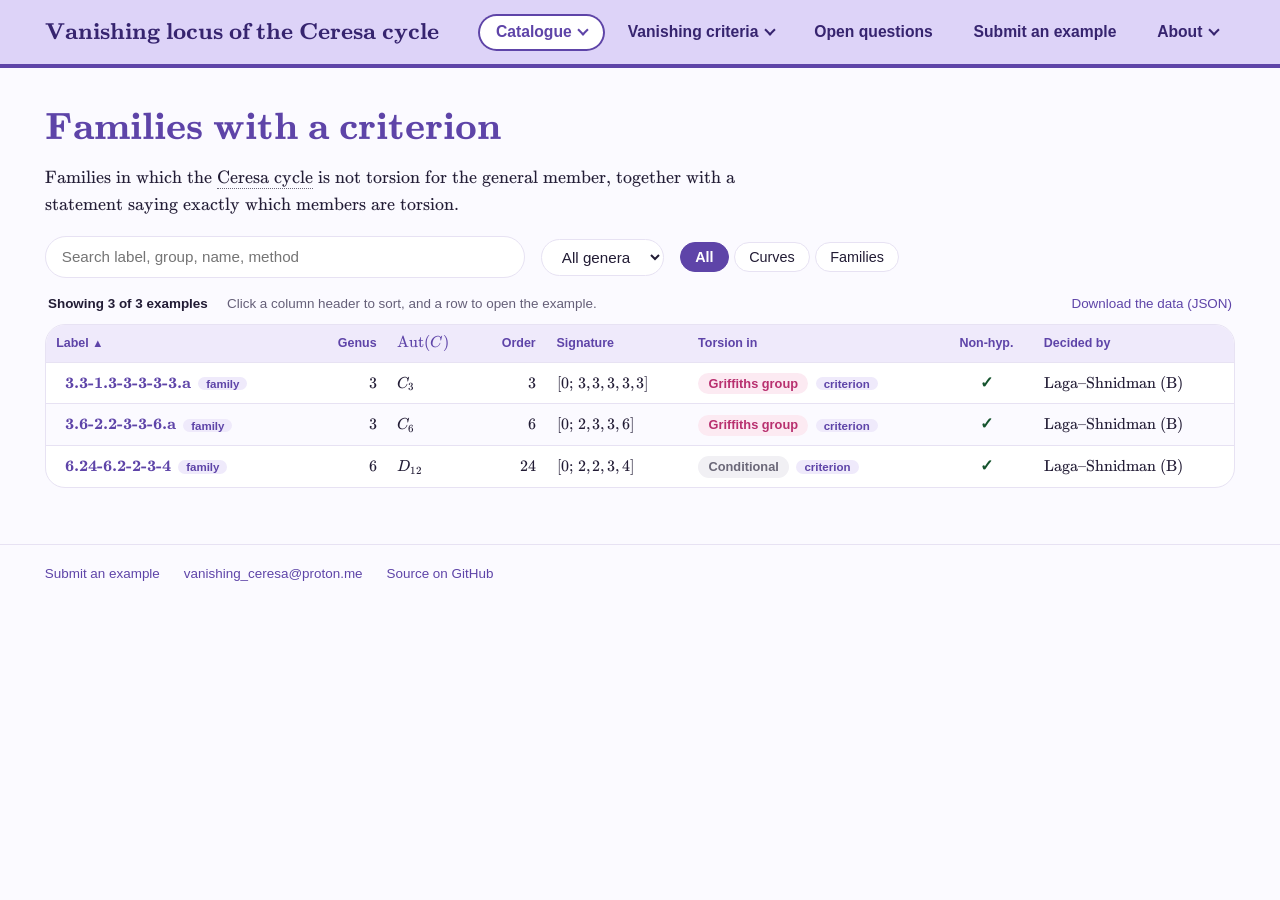
<file: locus.html>
<!DOCTYPE html>
<html lang="en">
<head>
<meta charset="utf-8">
<meta name="viewport" content="width=device-width, initial-scale=1">
<title>Families with a criterion | Vanishing locus of the Ceresa cycle</title>
<link rel="stylesheet" href="assets/katex/katex.min.css">
<link rel="stylesheet" href="assets/style.css">
<script defer src="assets/katex/katex.min.js"></script>
<script defer src="assets/katex/contrib/auto-render.min.js"></script>
<script defer src="data/examples.js"></script>
<script defer src="data/knowls.js"></script>
<script defer src="assets/site.js"></script>
<script defer src="assets/knowls.js"></script>
<script defer src="assets/catalogue.js"></script>
</head>
<body data-section="catalogue" data-locus="1" data-defer-math="1">
<header class="site"></header>
<main>
  <h1 class="wide">Families with a criterion</h1>
  <p class="lede">Families in which the <a class="knowl" data-knowl="ceresa-cycle">Ceresa cycle</a> is not torsion for the general member, together with a statement saying exactly which members are torsion.</p>
  <div id="catalogue"></div>
</main>
<footer></footer>
</body>
</html>
</file>
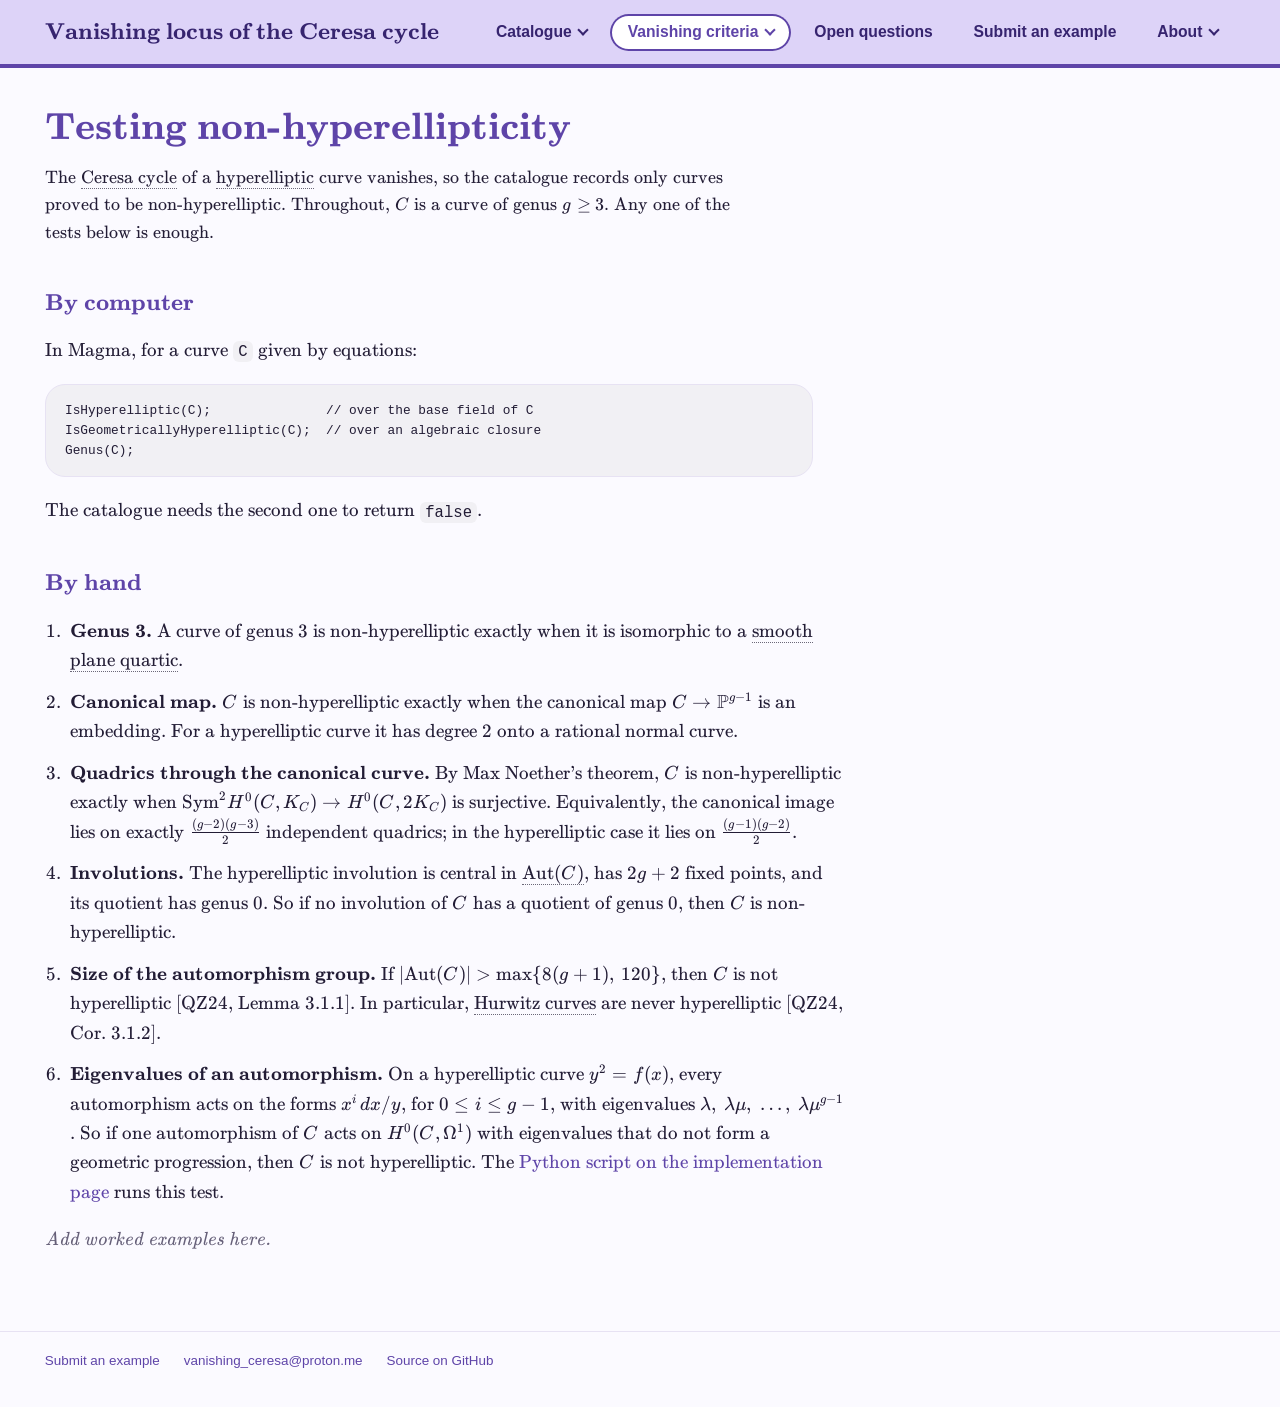
<file: non-hyperelliptic.html>
<!DOCTYPE html>
<html lang="en">
<head>
<meta charset="utf-8">
<meta name="viewport" content="width=device-width, initial-scale=1">
<title>Testing non-hyperellipticity | Vanishing locus of the Ceresa cycle</title>
<link rel="stylesheet" href="assets/katex/katex.min.css">
<link rel="stylesheet" href="assets/style.css">
<script defer src="assets/katex/katex.min.js"></script>
<script defer src="assets/katex/contrib/auto-render.min.js"></script>
<script defer src="data/examples.js"></script>
<script defer src="data/knowls.js"></script>
<script defer src="assets/site.js"></script>
<script defer src="assets/knowls.js"></script>
</head>
<body data-section="criteria">
<header class="site"></header>
<main>
  <h1 class="wide">Testing non-hyperellipticity</h1>
  <p class="lede">The <a class="knowl" data-knowl="ceresa-cycle">Ceresa cycle</a> of a <a class="knowl" data-knowl="hyperelliptic">hyperelliptic</a> curve vanishes, so the catalogue records only curves proved to be non-hyperelliptic.
    Throughout, $C$ is a curve of genus $g \ge 3$. Any one of the tests below is enough.</p>

  <h2 id="magma">By computer</h2>
  <p>In Magma, for a curve <code>C</code> given by equations:</p>
<pre>IsHyperelliptic(C);               // over the base field of C
IsGeometricallyHyperelliptic(C);  // over an algebraic closure
Genus(C);</pre>
  <p>The catalogue needs the second one to return <code>false</code>.</p>

  <h2 id="tests">By hand</h2>
  <ol class="steps">
    <li><strong>Genus 3.</strong> A curve of genus $3$ is non-hyperelliptic exactly when it is isomorphic to a <a class="knowl" data-knowl="plane-quartic">smooth plane quartic</a>.</li>
    <li><strong>Canonical map.</strong> $C$ is non-hyperelliptic exactly when the canonical map $C \to \mathbb{P}^{g-1}$ is an embedding.
      For a hyperelliptic curve it has degree $2$ onto a rational normal curve.</li>
    <li><strong>Quadrics through the canonical curve.</strong> By Max Noether's theorem, $C$ is non-hyperelliptic exactly when
      $\mathrm{Sym}^2 H^0(C, K_C) \to H^0(C, 2K_C)$ is surjective. Equivalently, the canonical image lies on exactly
      $\tfrac{(g-2)(g-3)}{2}$ independent quadrics; in the hyperelliptic case it lies on $\tfrac{(g-1)(g-2)}{2}$.</li>
    <li><strong>Involutions.</strong> The hyperelliptic involution is central in <a class="knowl" data-knowl="automorphism-group">$\mathrm{Aut}(C)$</a>, has $2g+2$ fixed points, and its quotient has genus $0$.
      So if no involution of $C$ has a quotient of genus $0$, then $C$ is non-hyperelliptic.</li>
    <li><strong>Size of the automorphism group.</strong> If $|\mathrm{Aut}(C)| &gt; \max\{8(g+1),\, 120\}$, then $C$ is not hyperelliptic
      [QZ24, Lemma 3.1.1]. In particular, <a class="knowl" data-knowl="hurwitz-curve">Hurwitz curves</a> are never hyperelliptic [QZ24, Cor. 3.1.2].</li>
    <li><strong>Eigenvalues of an automorphism.</strong> On a hyperelliptic curve $y^2 = f(x)$, every automorphism acts on the forms
      $x^i\,dx/y$, for $0 \le i \le g-1$, with eigenvalues $\lambda,\ \lambda\mu,\ \dots,\ \lambda\mu^{g-1}$. So if one automorphism of $C$ acts on
      $H^0(C, \Omega^1)$ with eigenvalues that do not form a geometric progression, then $C$ is not hyperelliptic.
      The <a href="implementation.html#python">Python script on the implementation page</a> runs this test.</li>
  </ol>
  <p class="todo">Add worked examples here.</p>
</main>
<footer></footer>
</body>
</html>
</file>
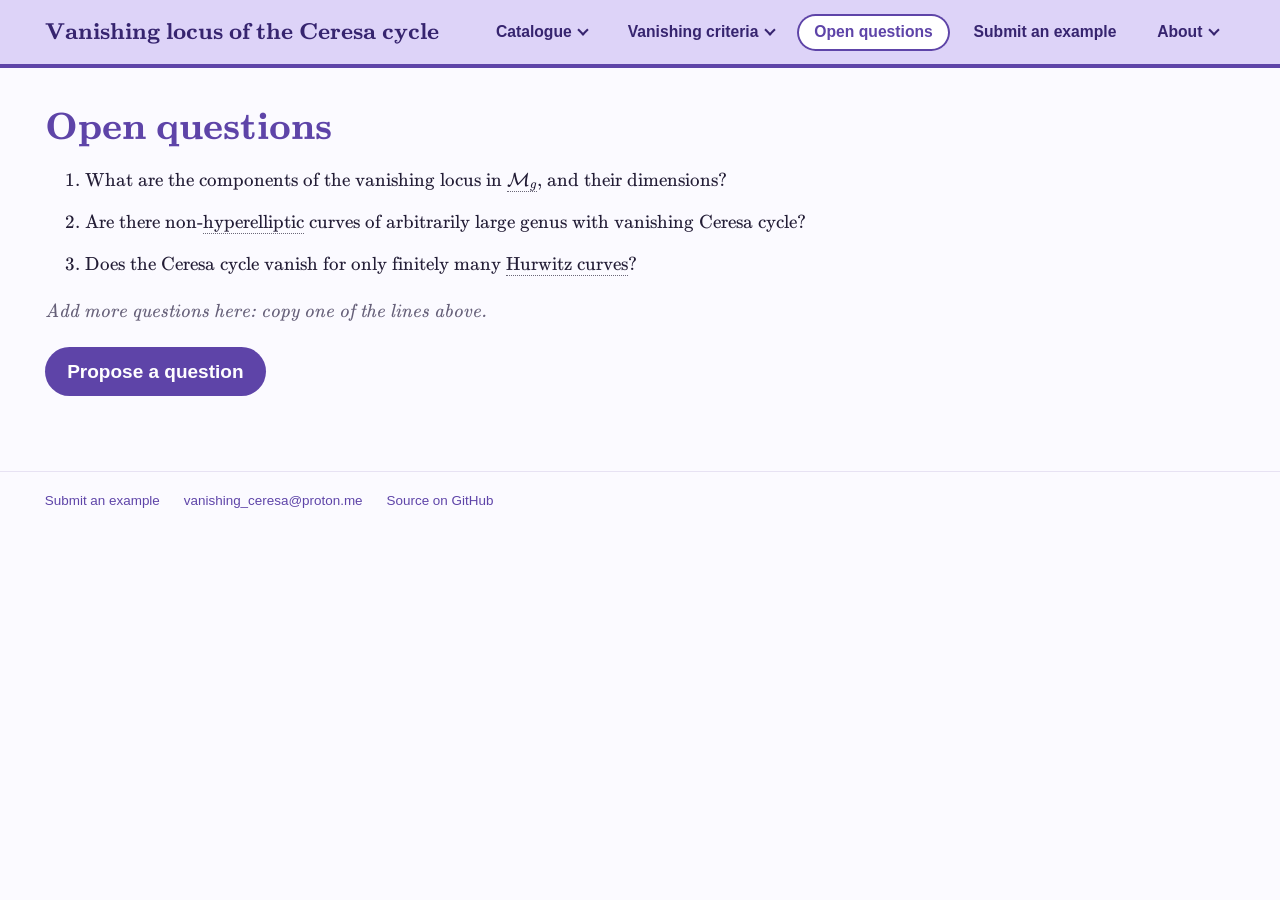
<file: questions.html>
<!DOCTYPE html>
<html lang="en">
<head>
<meta charset="utf-8">
<meta name="viewport" content="width=device-width, initial-scale=1">
<title>Open questions | Vanishing locus of the Ceresa cycle</title>
<link rel="stylesheet" href="assets/katex/katex.min.css">
<link rel="stylesheet" href="assets/style.css">
<script defer src="assets/katex/katex.min.js"></script>
<script defer src="assets/katex/contrib/auto-render.min.js"></script>
<script defer src="data/examples.js"></script>
<script defer src="data/knowls.js"></script>
<script defer src="assets/site.js"></script>
<script defer src="assets/knowls.js"></script>
</head>
<body data-section="questions">
<header class="site"></header>
<main>
  <h1>Open questions</h1>
  <ol class="questions">
    <li>What are the components of the vanishing locus in <a class="knowl" data-knowl="moduli-space">$\mathcal{M}_g$</a>, and their dimensions?</li>
    <li>Are there non-<a class="knowl" data-knowl="hyperelliptic">hyperelliptic</a> curves of arbitrarily large genus with vanishing Ceresa cycle?</li>
    <li>Does the Ceresa cycle vanish for only finitely many <a class="knowl" data-knowl="hurwitz-curve">Hurwitz curves</a>?</li>
  </ol>
  <p class="todo">Add more questions here: copy one of the lines above.</p>
  <p><a class="button" data-issue="question.yml" data-title="Open question: ">Propose a question</a></p>
</main>
<footer></footer>
</body>
</html>
</file>
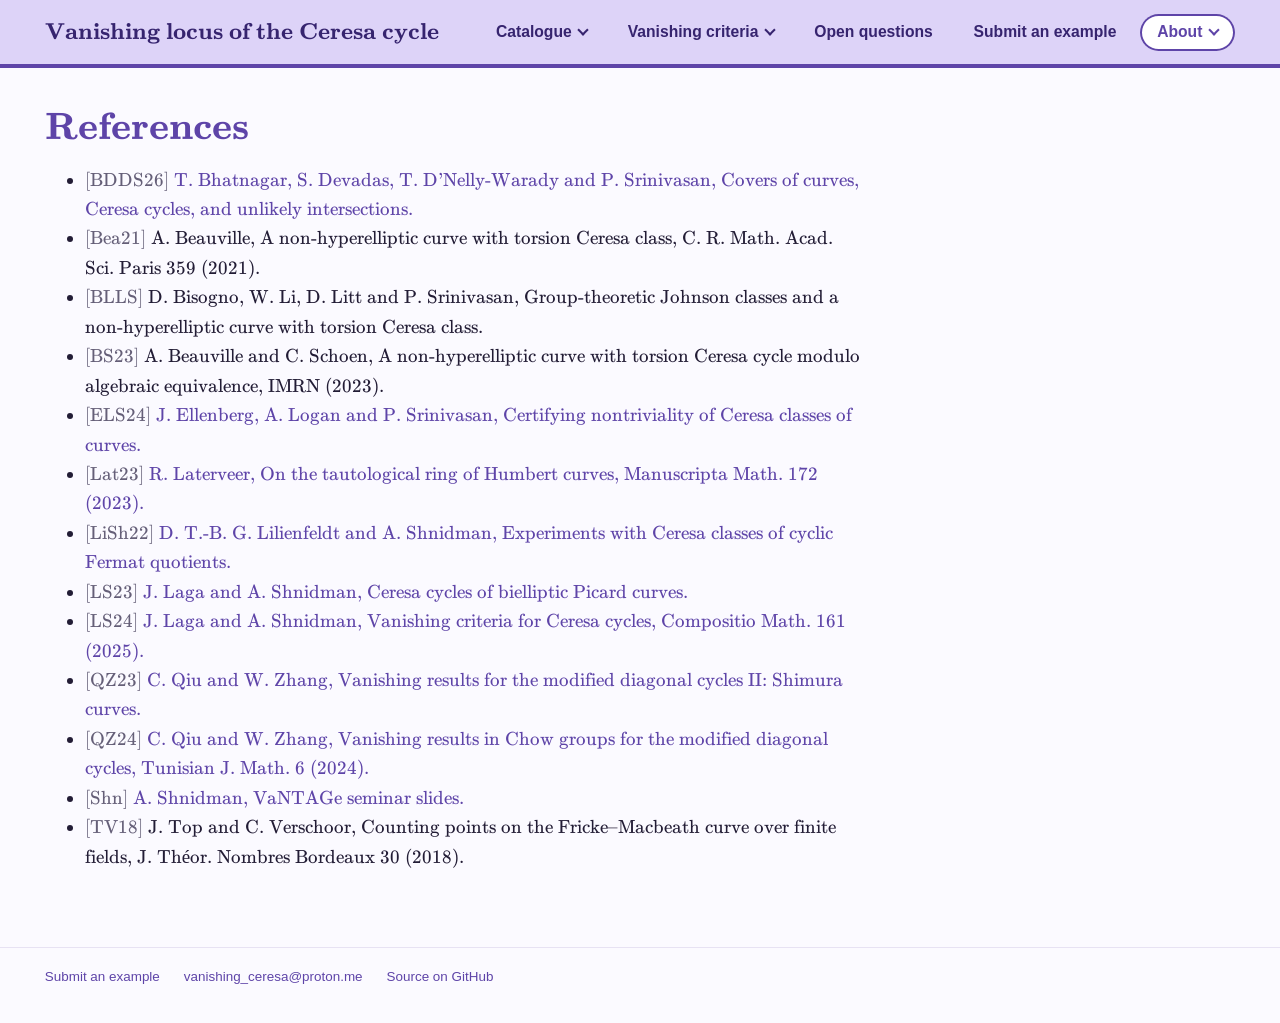
<file: references.html>
<!DOCTYPE html>
<html lang="en">
<head>
<meta charset="utf-8">
<meta name="viewport" content="width=device-width, initial-scale=1">
<title>References | Vanishing locus of the Ceresa cycle</title>
<link rel="stylesheet" href="assets/katex/katex.min.css">
<link rel="stylesheet" href="assets/style.css">
<script defer src="assets/katex/katex.min.js"></script>
<script defer src="assets/katex/contrib/auto-render.min.js"></script>
<script defer src="data/examples.js"></script>
<script defer src="data/knowls.js"></script>
<script defer src="assets/site.js"></script>
<script defer src="assets/knowls.js"></script>
</head>
<body data-section="about" data-defer-math="1">
<header class="site"></header>
<main>
  <h1>References</h1>
  <!-- Filled in from the "references" list in data/examples.js -->
  <ul id="refs"><li class="muted">Loading…</li></ul>
</main>
<footer></footer>
<script>
document.addEventListener("DOMContentLoaded", async () => {
  const ul = document.getElementById("refs");
  try {
    const data = await loadExamples();
    ul.innerHTML = Object.entries(data.references).map(([k, r]) => {
      const t = escapeHTML(r.text);
      return `<li><span class="muted">[${escapeHTML(k)}]</span> ${r.url ? `<a href="${escapeAttr(r.url)}">${t}</a>` : t}</li>`;
    }).join("");
  } catch (e) { ul.innerHTML = `<li>${escapeHTML(e.message)}</li>`; }
  typeset();
});
</script>
</body>
</html>
</file>
<file: assets/style.css>
/* Vanishing locus of the Ceresa cycle
   Soft, rounded shapes; text and headings in Computer Modern, controls in the system sans-serif.
   Lavender is the main colour and marks where you are; dark green marks what is proved. */

:root {
  --bg: #fbfaff;
  --panel: #ffffff;
  --ink: #221c35;
  --muted: #655f78;
  --rule: #e7e2f3;

  --lavender: #5e44a8;   --lavender-soft: #efeafb;
  --bar: #ddd3f8;        --bar-ink: #36246f;        /* toolbar */
  --blue: #2f6bbf;       --blue-soft: #e6effb;
  --green: #14532d;      --green-box: #eaf7ee;  --green-edge: #a9dbb9;
  --pink: #b8306f;       --pink-soft: #fceaf2;
  --gray: #6b6878;       --gray-soft: #f1f0f4;

  --r-xl: 28px;  --r-lg: 20px;  --r-md: 14px;  --r-pill: 999px;
  --shadow: 0 14px 34px rgba(94, 68, 168, .16);
  --pad: clamp(1rem, 3.5vw, 3.5rem);

  /* Text is set in Computer Modern (the KaTeX fonts, bundled in assets/katex), so words and formulas match. */
  --body: "KaTeX_Main", "Latin Modern Roman", "CMU Serif", "STIX Two Text", "Times New Roman", serif;
  --display: var(--body);
  --ui: -apple-system, BlinkMacSystemFont, "Segoe UI", Roboto, "Helvetica Neue", Arial, sans-serif;
  --mono: ui-monospace, SFMono-Regular, Menlo, Consolas, "Liberation Mono", monospace;
}
@media (prefers-color-scheme: dark) {
  :root {
    --bg: #15131d; --panel: #1d1a28; --ink: #ece9f5; --muted: #a59fb8; --rule: #2e2a3d;
    --lavender: #bcaaf4; --lavender-soft: #262138; --bar: #2a2247; --bar-ink: #ece6ff;
    --blue: #8ab6f3; --blue-soft: #1a2436;
    --green: #7ed3a0; --green-box: #16271e; --green-edge: #2f6a47;
    --pink: #f28ab8; --pink-soft: #2c1823;
    --gray: #a9a5b9; --gray-soft: #23212d;
    --shadow: 0 14px 34px rgba(0, 0, 0, .45);
  }
}

* { box-sizing: border-box; }
html { scroll-padding-top: 6rem; }
body { margin: 0; background: var(--bg); color: var(--ink); font: 17px/1.6 var(--body); }
a { color: var(--lavender); text-decoration: none; }
a:hover { text-decoration: underline; text-underline-offset: 3px; }
:focus-visible { outline: 3px solid var(--blue); outline-offset: 2px; border-radius: 6px; }

/* ---------- Toolbar ---------- */
header.site { position: sticky; top: 0; z-index: 50; background: var(--bar); color: var(--bar-ink); border-bottom: 4px solid var(--lavender); }
header.site .inner { display: flex; flex-wrap: wrap; align-items: center; gap: .4rem 2rem; padding: .85rem var(--pad); }
header.site .brand { font: 600 1.4rem/1.2 var(--display); font-variation-settings: "SOFT" 100; color: var(--bar-ink); margin-right: auto; }
header.site .brand:hover { text-decoration: none; }
nav { display: flex; flex-wrap: wrap; gap: .35rem; }
.nav-item { position: relative; }
.nav-btn {
  display: inline-flex; align-items: center; gap: .45rem;
  font: 600 1.05rem var(--body); color: var(--bar-ink);
  background: transparent; border: 0; border-radius: var(--r-pill); cursor: pointer; padding: .6rem 1.1rem;
}
.nav-btn:hover, .nav-btn[aria-expanded="true"] { background: rgba(255, 255, 255, .55); text-decoration: none; }
.nav-item.active .nav-btn { background: var(--panel); color: var(--lavender); box-shadow: inset 0 0 0 2px var(--lavender); }
.nav-btn .caret { width: .5rem; height: .5rem; border-right: 2px solid currentColor; border-bottom: 2px solid currentColor; transform: translateY(-2px) rotate(45deg); transition: transform .15s; }
.nav-btn[aria-expanded="true"] .caret { transform: translateY(2px) rotate(-135deg); }

.nav-menu {
  position: absolute; top: calc(100% + 10px); left: 0; min-width: 17rem; z-index: 60;
  background: var(--panel); border: 1px solid var(--rule); border-radius: var(--r-lg); box-shadow: var(--shadow);
  padding: .5rem; margin: 0; list-style: none;
  transform-origin: top; transform: scaleY(.6); opacity: 0; visibility: hidden;
  transition: transform .16s ease-out, opacity .16s ease-out, visibility 0s .16s;
}
.nav-item.open .nav-menu { transform: scaleY(1); opacity: 1; visibility: visible; transition-delay: 0s; }
.nav-item:last-child .nav-menu { left: auto; right: 0; }
.nav-menu a { display: block; padding: .5rem .9rem; color: var(--ink); border-radius: var(--r-md); }
.nav-menu a:hover { background: var(--lavender-soft); text-decoration: none; }
.nav-menu a[aria-current="page"] { background: var(--lavender-soft); color: var(--lavender); font-weight: 600; }
@media (prefers-reduced-motion: reduce) { .nav-menu, .nav-btn .caret { transition: none; } }

/* ---------- Page ---------- */
main { padding: 2.2rem var(--pad) 3.5rem; }
footer { padding: 1.2rem var(--pad) 2.2rem; font-size: .9rem; color: var(--muted); display: flex; gap: 1.5rem; border-top: 1px solid var(--rule); }

h1, h2, .record .n, .kind .n { font-family: var(--display); font-variation-settings: "SOFT" 100; }
h1 { font-size: clamp(2rem, 3.4vw, 3rem); font-weight: 600; line-height: 1.12; letter-spacing: -.01em; margin: 0 0 .8rem; color: var(--lavender); max-width: 22ch; }
h1.wide { max-width: none; }
h2 { font-size: 1.5rem; font-weight: 600; line-height: 1.25; margin: 2.6rem 0 .8rem; color: var(--lavender); }
h3 { font-size: 1.05rem; font-weight: 700; margin: 1.5rem 0 .3rem; }
p, li { max-width: 78ch; }
.lede { font-size: 1.12rem; color: var(--ink); }
.muted { color: var(--muted); }
.small { font-size: .9rem; }
.back { display: inline-block; margin-bottom: 1rem; font-size: .92rem; }
code { font-size: .9em; background: var(--gray-soft); border-radius: 6px; padding: .1em .35em; }
.todo { color: var(--muted); font-style: italic; }

/* ---------- Home: records ---------- */
.hero { display: grid; grid-template-columns: minmax(0, 1.1fr) minmax(0, 1fr); gap: 2rem 3rem; align-items: center; }
.records { display: grid; grid-template-columns: 1fr 1fr; gap: 1rem; }
.record { background: var(--lavender-soft); border-radius: var(--r-xl); padding: 1.3rem 1.5rem 1.4rem; }
.record .n { display: block; font-size: clamp(3rem, 6vw, 4.6rem); font-weight: 600; line-height: 1; color: var(--lavender); font-variant-numeric: lining-nums; }
.record .l { display: block; margin-top: .5rem; font-weight: 600; }
.record .who { display: block; font-size: .92rem; color: var(--muted); margin-top: .15rem; }
.kinds { display: flex; flex-wrap: wrap; gap: .7rem; margin: 1.8rem 0 0; }
.kind { display: inline-flex; align-items: center; gap: .7rem; border-radius: var(--r-pill); padding: .45rem 1.2rem .45rem .5rem; font-weight: 600; background: var(--k-soft); color: var(--k); }
.kind:hover { text-decoration: none; box-shadow: inset 0 0 0 2px var(--k); }
.kind .n { display: inline-grid; place-items: center; min-width: 2.3rem; height: 2.3rem; padding: 0 .5rem; border-radius: var(--r-pill); background: var(--k); color: var(--panel); font-size: 1.2rem; font-weight: 600; }
.kind.chow        { --k: var(--green); --k-soft: var(--green-box); }
.kind.griffiths   { --k: var(--pink);  --k-soft: var(--pink-soft); }
.kind.conditional { --k: var(--gray);  --k-soft: var(--gray-soft); }
.kind.genus       { --k: var(--lavender); --k-soft: var(--lavender-soft); }
@media (max-width: 860px) { .hero { grid-template-columns: 1fr; } }

/* ---------- Catalogue ---------- */
.controls { display: flex; flex-wrap: wrap; gap: .6rem; align-items: center; margin: 1rem 0; }
.controls input, .controls select { font: inherit; font-size: .95rem; color: var(--ink); background: var(--panel); border: 1px solid var(--rule); border-radius: var(--r-pill); padding: .5rem 1rem; }
.controls input[type=search] { flex: 1 1 16rem; max-width: 30rem; }
.count { margin-left: auto; color: var(--muted); font-size: .95rem; }

.table-wrap { background: var(--panel); border: 1px solid var(--rule); border-radius: var(--r-lg); overflow-x: auto; }
table { border-collapse: collapse; width: 100%; font-size: .96rem; font-variant-numeric: tabular-nums lining-nums; }
th, td { text-align: left; padding: .7rem .9rem; border-bottom: 1px solid var(--rule); vertical-align: top; }
th { font-weight: 600; font-size: .86rem; color: var(--lavender); background: var(--lavender-soft); cursor: pointer; white-space: nowrap; user-select: none; }
th.nosort { cursor: default; }
th .arrow { font-size: .7rem; }
tbody tr:last-child td { border-bottom: 0; }
tbody tr.row { cursor: pointer; }
tbody tr.row:hover { background: var(--lavender-soft); }
tr.knowl-row > td { padding-top: 0; }

.label { display: inline-block; font-weight: 700; color: var(--lavender); background: var(--lavender-soft); border-radius: var(--r-pill); padding: .05rem .7rem; white-space: nowrap; }
tbody tr.row:hover .label { background: var(--panel); }
.tag { font-size: .78rem; font-weight: 600; color: var(--lavender); border: 1px solid var(--lavender); border-radius: var(--r-pill); padding: 0 .5rem; margin-left: .45rem; white-space: nowrap; }
.pill { display: inline-block; font-size: .84rem; font-weight: 600; border-radius: var(--r-pill); padding: .1rem .75rem; white-space: nowrap; }
.pill.chow        { color: var(--panel); background: var(--green); }
.pill.griffiths   { color: var(--pink);  background: var(--pink-soft); }
.pill.conditional { color: var(--gray);  background: var(--gray-soft); }
.proved { color: var(--green); font-weight: 600; white-space: nowrap; }
.proved::before { content: "✓ "; }

/* ---------- Example page ---------- */
.ex-head { display: flex; flex-wrap: wrap; align-items: center; gap: .8rem 1rem; margin-bottom: 1.2rem; }
.ex-head h1 { margin: 0; max-width: none; }
.ex-head .label { font-size: 1.15rem; padding: .2rem 1rem; }
.equation { background: var(--lavender-soft); border-radius: var(--r-xl); padding: 1.6rem 1.5rem; font-size: 1.35rem; text-align: center; overflow-x: auto; }
.equation .katex-display { margin: 0; }
.facts { display: grid; grid-template-columns: repeat(auto-fit, minmax(230px, 1fr)); gap: .9rem; margin: 1.2rem 0 0; padding: 0; }
.facts > div { background: var(--panel); border: 1px solid var(--rule); border-radius: var(--r-lg); padding: .8rem 1.1rem; }
.facts dt { font-size: .86rem; color: var(--muted); }
.facts dd { margin: .15rem 0 0; font-weight: 500; }
.chips { display: flex; flex-wrap: wrap; gap: .5rem; padding: 0; margin: .4rem 0; list-style: none; }
.chips li { background: var(--gray-soft); border-radius: var(--r-pill); padding: .25rem .9rem; font-size: .94rem; }
.notice { background: var(--pink-soft); color: var(--ink); border-radius: var(--r-md); padding: .6rem 1rem; font-size: .92rem; max-width: 78ch; }

/* ---------- Light green boxes: statements and lists of pages ---------- */
.thm { background: var(--green-box); border: 1px solid var(--green-edge); border-radius: var(--r-lg); padding: .9rem 1.3rem; margin: 1rem 0; max-width: 90ch; }
.thm p { margin: .3rem 0; }
.pagelist { list-style: none; padding: 0; margin: 1.2rem 0; display: grid; grid-template-columns: repeat(auto-fit, minmax(230px, 1fr)); gap: .9rem; }
.pagelist a { display: block; padding: 1.1rem 1.3rem; font: 600 1.2rem var(--display); font-variation-settings: "SOFT" 100; color: var(--green); background: var(--green-box); border: 1px solid var(--green-edge); border-radius: var(--r-lg); }
.pagelist a:hover { text-decoration: none; border-color: var(--green); }
ol.steps { padding-left: 1.3rem; }
ol.steps > li { margin: .7rem 0; padding-left: .3rem; }
ol.questions > li { margin-bottom: .8rem; }

.button { display: inline-block; background: var(--lavender); color: var(--panel); font-weight: 600; border-radius: var(--r-pill); padding: .6rem 1.4rem; }
.button:hover { text-decoration: none; background: var(--bar-ink); }

/* ---------- Definitions: gray boxes that open inside the page ---------- */
a.knowl { color: inherit; border-bottom: 1.5px dotted var(--gray); cursor: pointer; }
a.knowl:hover, a.knowl[data-open] { background: var(--gray-soft); border-radius: 6px 6px 0 0; text-decoration: none; }
.knowl-box { margin: .6rem 0 1.1rem; background: var(--gray-soft); border: 1px solid var(--rule); border-radius: var(--r-lg); font: 400 .96rem/1.55 var(--body); color: var(--ink); max-width: 100ch; text-align: left; }
.knowl-box .knowl-box { background: var(--panel); border-radius: var(--r-md); }
.knowl-head { display: flex; justify-content: space-between; align-items: center; padding: .55rem .6rem 0 1.1rem; }
.knowl-title { font-weight: 700; }
.knowl-close { border: 0; background: transparent; color: var(--muted); width: 2rem; height: 2rem; border-radius: var(--r-pill); font-size: 1.25rem; line-height: 1; cursor: pointer; }
.knowl-close:hover { background: var(--panel); color: var(--ink); }
.knowl-body { padding: .2rem 1.1rem .8rem; }
.knowl-body .katex-display { margin: .5rem 0; overflow-x: auto; overflow-y: hidden; }

@media (max-width: 720px) {
  header.site { position: static; }
  header.site .brand { flex-basis: 100%; }
  .nav-btn { padding: .45rem .8rem; font-size: 1rem; }
  .records { grid-template-columns: 1fr; }
}

/* ---------- Home: purpose paragraph beside small records ---------- */
.sr-only { position: absolute; width: 1px; height: 1px; overflow: hidden; clip-path: inset(50%); white-space: nowrap; }
.hero { grid-template-columns: minmax(0, 1fr) auto; align-items: start; gap: 1.5rem 3rem; }
.purpose { font-size: 1.12rem; line-height: 1.65; margin: 0; max-width: 78ch; }
.records { grid-template-columns: 1fr; gap: .7rem; min-width: 13rem; }
.record { border-radius: var(--r-lg); padding: .7rem 1.1rem .8rem; display: grid; grid-template-columns: auto 1fr; column-gap: .8rem; align-items: center; }
.record .n { font-size: 2rem; grid-row: span 2; }
.record .l { margin-top: 0; font-size: .95rem; }
.record .who { font-size: .85rem; margin-top: 0; }
@media (max-width: 860px) { .hero { grid-template-columns: 1fr; } }
.purpose { background: var(--panel); border: 1.5px solid var(--bar); border-radius: var(--r-xl); padding: 1.4rem 1.7rem; max-width: none; }
.hero { align-items: stretch; }
.records { align-content: center; }

/* ---------- Home: records as one aligned panel ---------- */
.recs { height: 100%; background: var(--lavender-soft); border-radius: var(--r-xl); padding: 1.1rem 1.4rem; display: grid; grid-template-columns: auto auto; gap: 0 2.2rem; align-items: start; align-content: center; }
.recs ul { list-style: none; margin: 0; padding: 0; display: grid; gap: .4rem; }
.recs li > * { display: grid; grid-template-columns: 1fr 2.7rem; align-items: center; gap: 1.2rem; color: var(--ink); font-weight: 600; font-size: .98rem; white-space: nowrap; }
.recs a:hover { text-decoration: none; color: var(--lavender); }
.rn { text-align: center; border-radius: var(--r-pill); padding: .05rem 0; background: var(--lavender); color: var(--panel); font: 600 1.05rem/1.5 var(--display); font-variation-settings: "SOFT" 100; font-variant-numeric: lining-nums tabular-nums; }
.rn.chow { background: var(--green); }
.rn.griffiths { background: var(--pink); }
.rn.conditional { background: var(--gray); }
@media (max-width: 480px) { .recs { grid-template-columns: 1fr; gap: .4rem; } }

/* ---------- Code ---------- */
pre { background: var(--gray-soft); border: 1px solid var(--rule); border-radius: var(--r-lg); padding: 1rem 1.2rem; overflow-x: auto; font: .86rem/1.55 var(--mono, ui-monospace, SFMono-Regular, Menlo, Consolas, monospace); max-width: 100ch; }
pre.listing { max-height: 34rem; overflow-y: auto; }

/* ---------- Catalogue list: one compact line per example ---------- */
.controls { gap: .6rem 1rem; }
.filter { display: flex; flex-wrap: wrap; gap: .3rem; }
.chip { font: 500 .9rem var(--body); color: var(--ink); background: var(--panel); border: 1px solid var(--rule); border-radius: var(--r-pill); padding: .4rem .9rem; cursor: pointer; }
.chip:hover { border-color: var(--lavender); }
.chip.on { background: var(--lavender); border-color: var(--lavender); color: var(--panel); font-weight: 600; }
.summary { display: flex; flex-wrap: wrap; align-items: baseline; gap: .3rem 1.2rem; margin: .2rem .2rem .6rem; font-size: .92rem; }
.summary #count { font-weight: 600; }
.summary #download { margin-left: auto; }

#tbl { font-size: .93rem; }
#tbl th, #tbl td { padding: .5rem .85rem; white-space: nowrap; vertical-align: middle; }
#tbl th { position: relative; font-size: .82rem; }
#tbl th[data-key]:hover { color: var(--bar-ink); }
#tbl .num { text-align: right; }
#tbl .ctr { text-align: center; }
#tbl tbody tr.row:nth-child(even) { background: var(--bg); }
#tbl tbody tr.row:hover { background: var(--lavender-soft); }
#tbl td:first-child { padding-left: 1.2rem; }
#tbl .label { background: none; padding: 0; border-radius: 0; font-weight: 700; }
#tbl tbody tr.row:hover .label { background: none; text-decoration: underline; text-underline-offset: 3px; }
#tbl .tag { font-size: .72rem; border: 0; background: var(--lavender-soft); padding: .05rem .5rem; }
#tbl .pill { font-size: .8rem; padding: .05rem .65rem; }
#tbl td:last-child { white-space: normal; min-width: 11rem; }
.tick { color: var(--green); font-weight: 700; cursor: help; }
#tbl th, #tbl td { padding: .5rem .65rem; }
#tbl td:last-child { min-width: 9rem; }

/* ---------- Typography: Computer Modern text, matching the mathematics ---------- */
body { font-size: 19px; line-height: 1.55; font-kerning: normal; text-rendering: optimizeLegibility; }
.katex { font-size: 1em; }                      /* formulas the same size as the words around them */
.katex-display { margin: .9em 0; }
p, li { hyphens: auto; }
h1 { font-weight: 700; letter-spacing: 0; font-size: clamp(1.9rem, 3vw, 2.6rem); }
h2 { font-weight: 700; font-size: 1.45rem; }
h3 { font-weight: 700; }
header.site .brand { font: 700 1.45rem/1.2 var(--body); }
.nav-btn, .nav-menu a, .chip, .controls input, .controls select, .pill, .tag, .summary, .count, footer, .button,
#tbl th, table.plain th, .back, .small, .notice, .rn, .knowl-close { font-family: var(--ui); }
.nav-btn { font-size: .98rem; }
.nav-menu a { font-size: .95rem; }
.small, .back, footer, .summary { font-size: .84rem; }
.knowl-box { font: 400 1rem/1.5 var(--body); }
.knowl-title { font-weight: 700; }
.purpose { font-size: 1.08rem; line-height: 1.55; }
.recs li > * { font-size: 1rem; font-weight: 400; }
.rn { font: 600 .9rem/1.6 var(--ui); font-variant-numeric: tabular-nums; }
.lede { font-size: 1.1rem; }
.pagelist a { font: 700 1.2rem var(--body); }
#tbl, table.plain { font-size: 1rem; }
#tbl th, table.plain th { font-size: .78rem; font-weight: 600; }
#tbl .label { font-weight: 700; }
.label { font-family: var(--body); font-weight: 700; }
.equation { font-size: 1.25rem; }
.facts dt { font-family: var(--ui); font-size: .78rem; }
.facts dd { font-weight: 400; }
.chips li { font-size: 1rem; }
code, pre { font-family: var(--mono); }
pre { font-size: .8rem; }
code { font-size: .82em; }

/* Statements: bold upright heading, italic text, as in a paper */
.thm { padding: .8rem 1.3rem; }
.thm-head { font-weight: 700; font-style: normal; margin-right: .35em; }
.thm em { font-style: italic; }
.thm.remark em, .thm.remark { font-style: normal; }
.thm .katex-display { margin: .6em 0; }
.checked { border-left: 3px solid var(--green-edge); padding-left: .9rem; }
#tbl a.tag { text-decoration: none; }
a.tag:hover { background: var(--lavender); color: var(--panel); text-decoration: none; }

/* Plain tables (computer search page) */
table.plain th, table.plain td { padding: .45rem .8rem; white-space: nowrap; }
table.plain td:last-child { white-space: normal; }
table.plain .num { text-align: right; }
table.plain th { cursor: default; }
p, li { hyphens: manual; }
.hero { align-items: start; }
.recs { height: auto; }

/* ---------- Example page: plain property tables, as on an LMFDB family page ---------- */
table.info { width: auto; max-width: 100ch; border-collapse: collapse; font-size: 1rem; margin: .2rem 0 .4rem; }
table.info th, table.info td { border: 0; padding: .28rem 0; vertical-align: top; background: none; white-space: normal; cursor: default; }
table.info th { font: 400 1rem var(--body); color: var(--muted); text-align: left; width: 13.5rem; padding-right: 1.5rem; white-space: nowrap; }
table.info td .katex-display { margin: .5em 0; text-align: left; }
table.info td .katex-display > .katex { text-align: left; }
ul.refs { padding-left: 1.2rem; }
#tbl th .katex { font-size: 1.25em; }

/* ---------- Home: the two records, as plain lines ---------- */
.recs { display: block; padding: 1.1rem 1.5rem; }
.recs p { margin: .25rem 0; font-size: 1.05rem; white-space: nowrap; }
.recs a { color: var(--ink); }
.recs a:hover { color: var(--lavender); }

/* ---------- Home: plain introduction, two coloured record cards ---------- */
.purpose { background: none; border: 0; border-radius: 0; padding: 0; }
.hero { align-items: center; }
.recs { display: grid; gap: .9rem; background: none; padding: 0; height: auto; min-width: 15rem; }
.rec { display: block; border-radius: var(--r-xl); padding: 1rem 1.3rem 1.1rem; color: var(--panel); text-decoration: none; }
.rec:hover { text-decoration: none; filter: brightness(1.08); }
.rec .n { display: block; font: 700 2.6rem/1 var(--body); font-variant-numeric: lining-nums; }
.rec .l { display: block; margin-top: .35rem; font: 600 .92rem var(--ui); letter-spacing: .01em; opacity: .95; }
.rec.count { background: linear-gradient(135deg, #7b5fd0, #5e44a8); }
.rec.genus { background: linear-gradient(135deg, #2f8a58, #14532d); }
@media (prefers-color-scheme: dark) { .rec { color: #fff; } }
.recs a.rec, .recs a.rec:hover { color: #fff; }
.recs { grid-template-columns: 1fr 1fr; }
/* Records: two small violet cards, one above the other */
.recs { grid-template-columns: 1fr; gap: .6rem; min-width: 0; width: 13rem; }
.rec, .rec.count, .rec.genus { background: var(--lavender); border-radius: var(--r-lg); padding: .6rem 1rem .7rem; }
.rec .n { font-size: 1.7rem; }
.rec .l { margin-top: .15rem; font-size: .82rem; }
.recs { width: 14rem; justify-items: stretch; justify-self: end; }
.recs .rec { width: 100%; box-sizing: border-box; }
</file>
